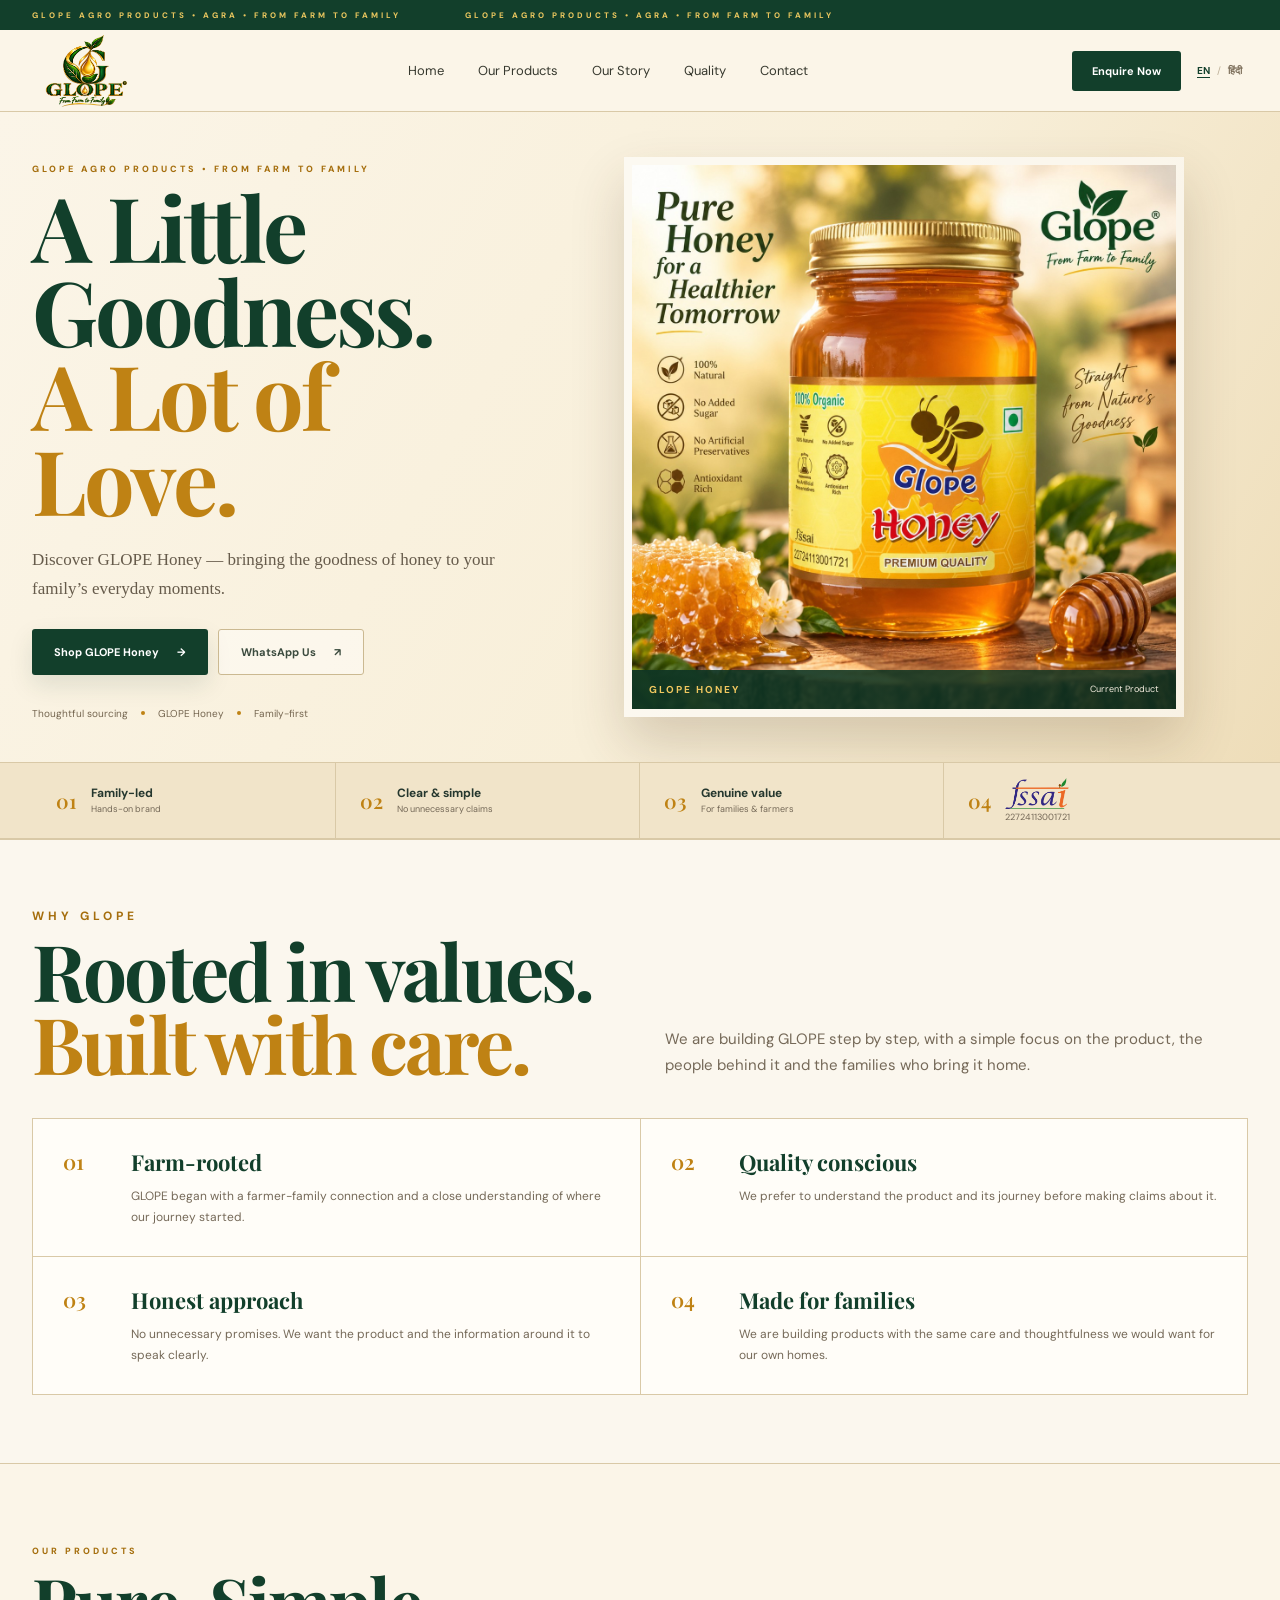
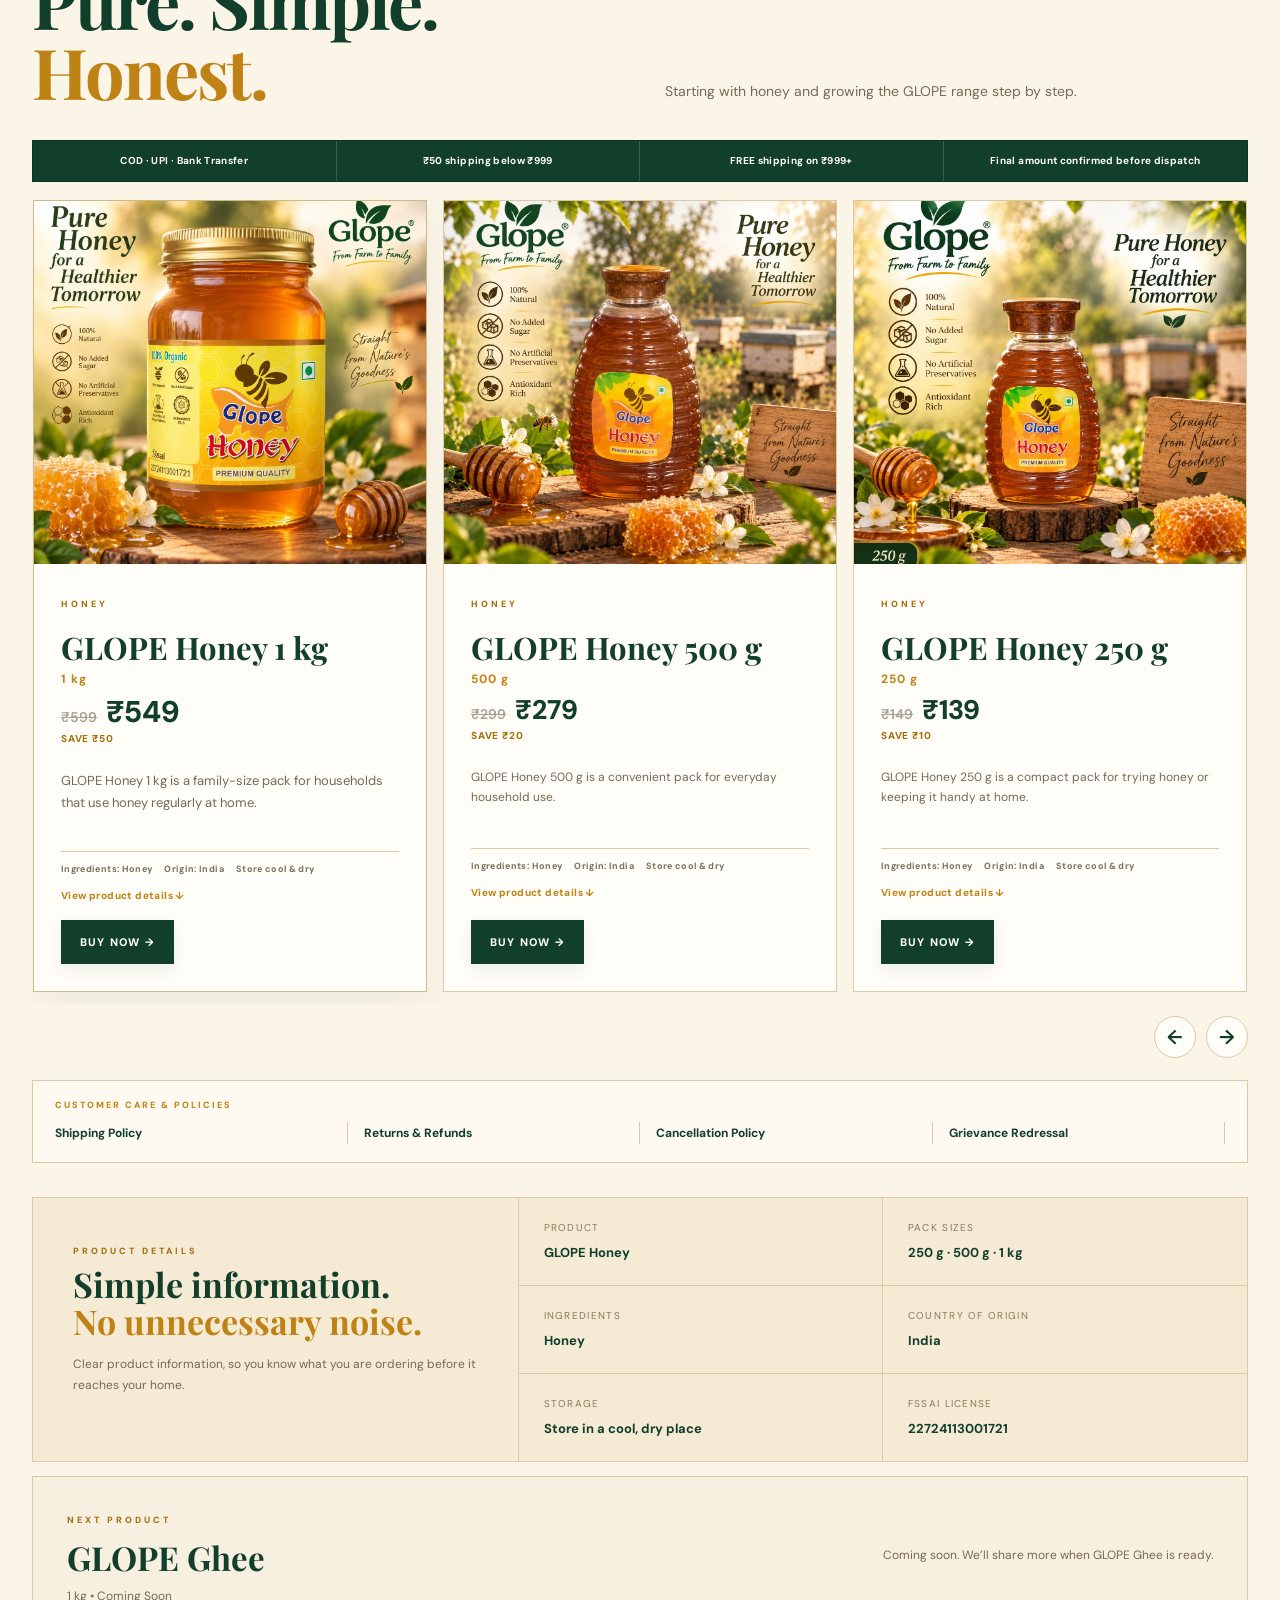
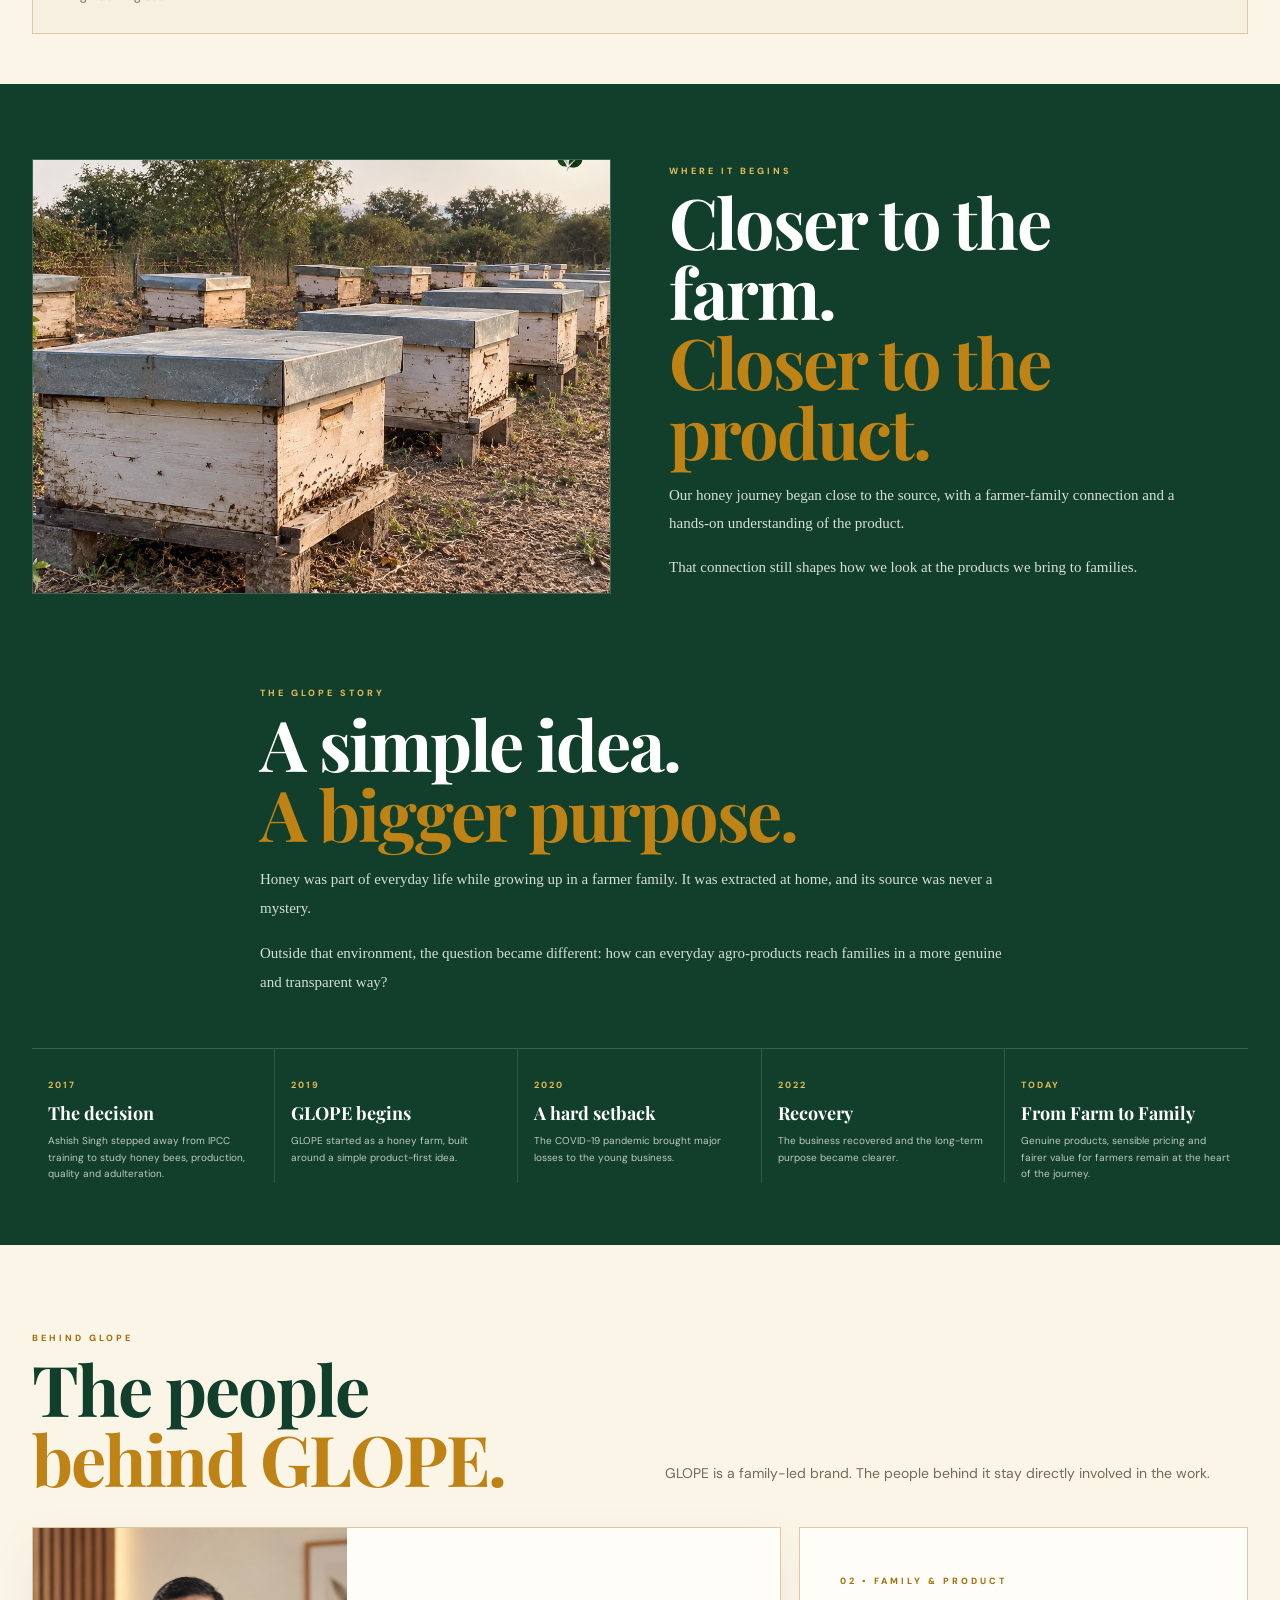
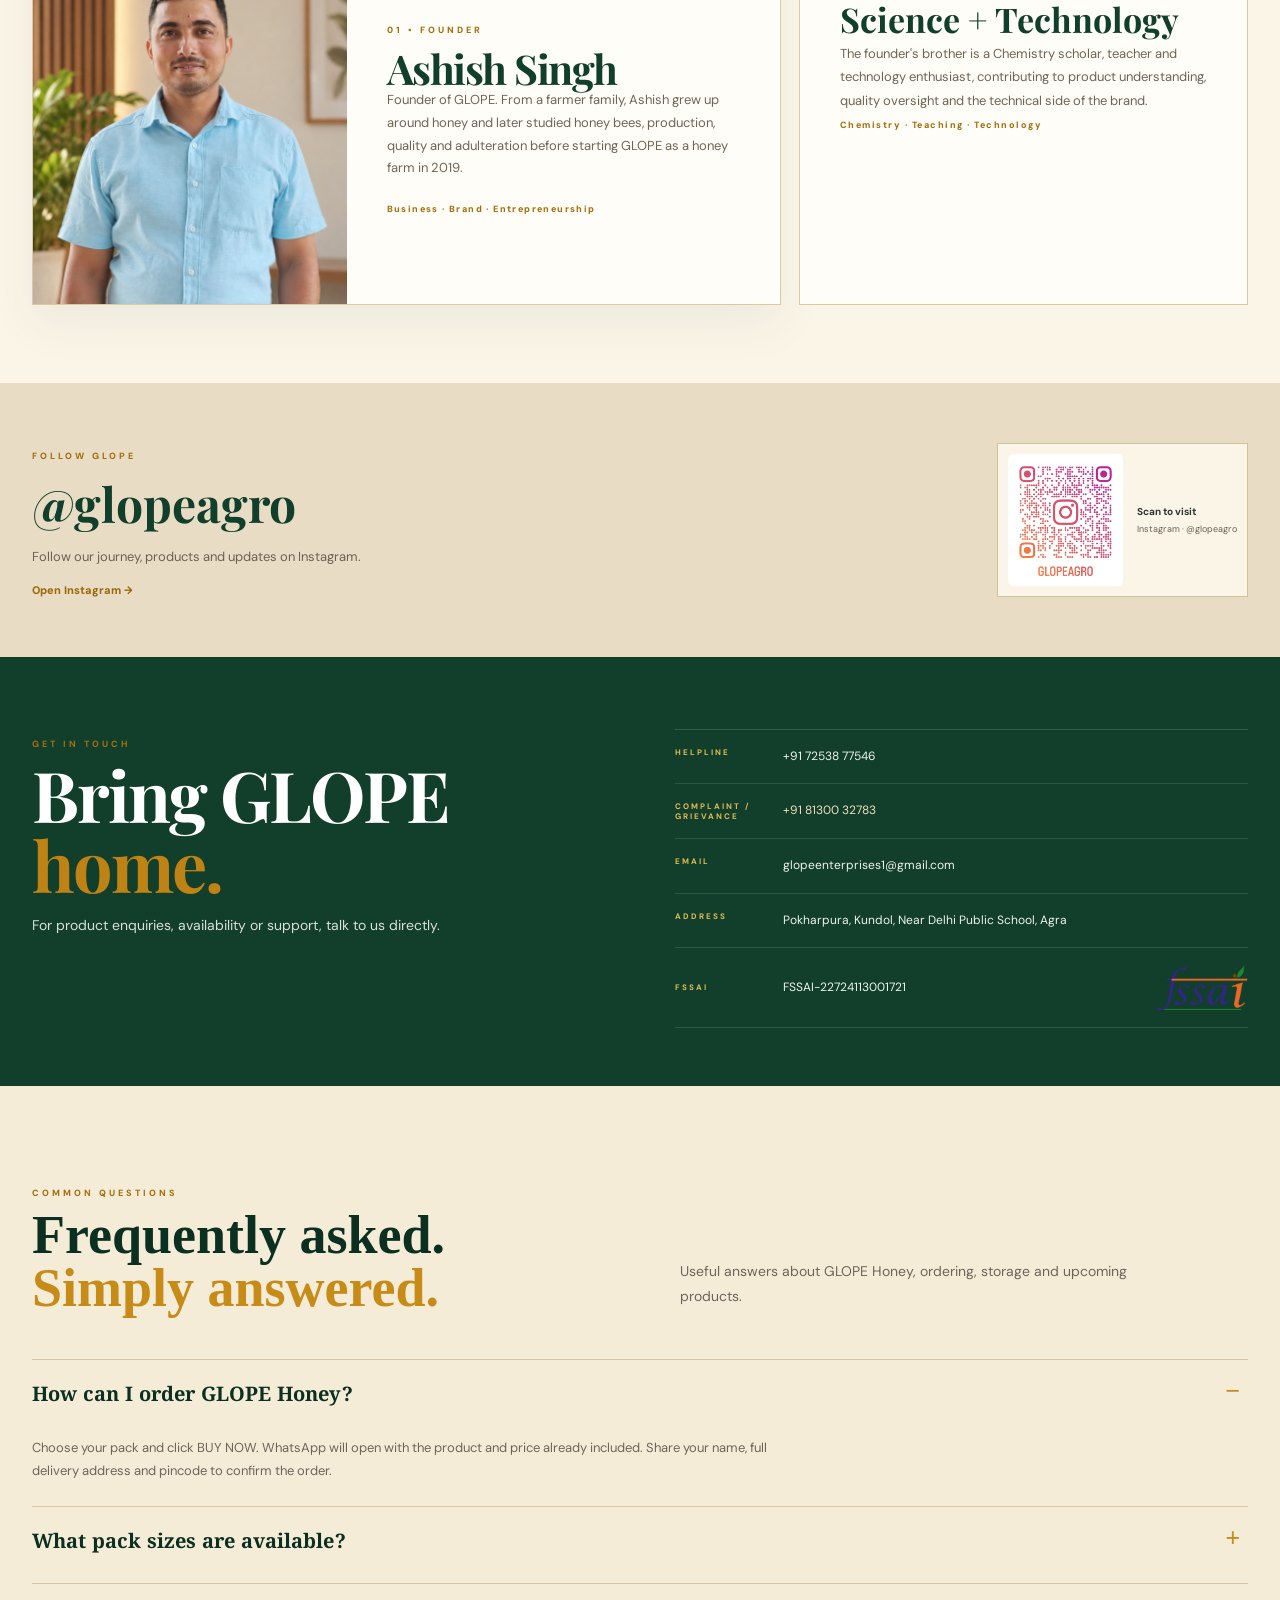
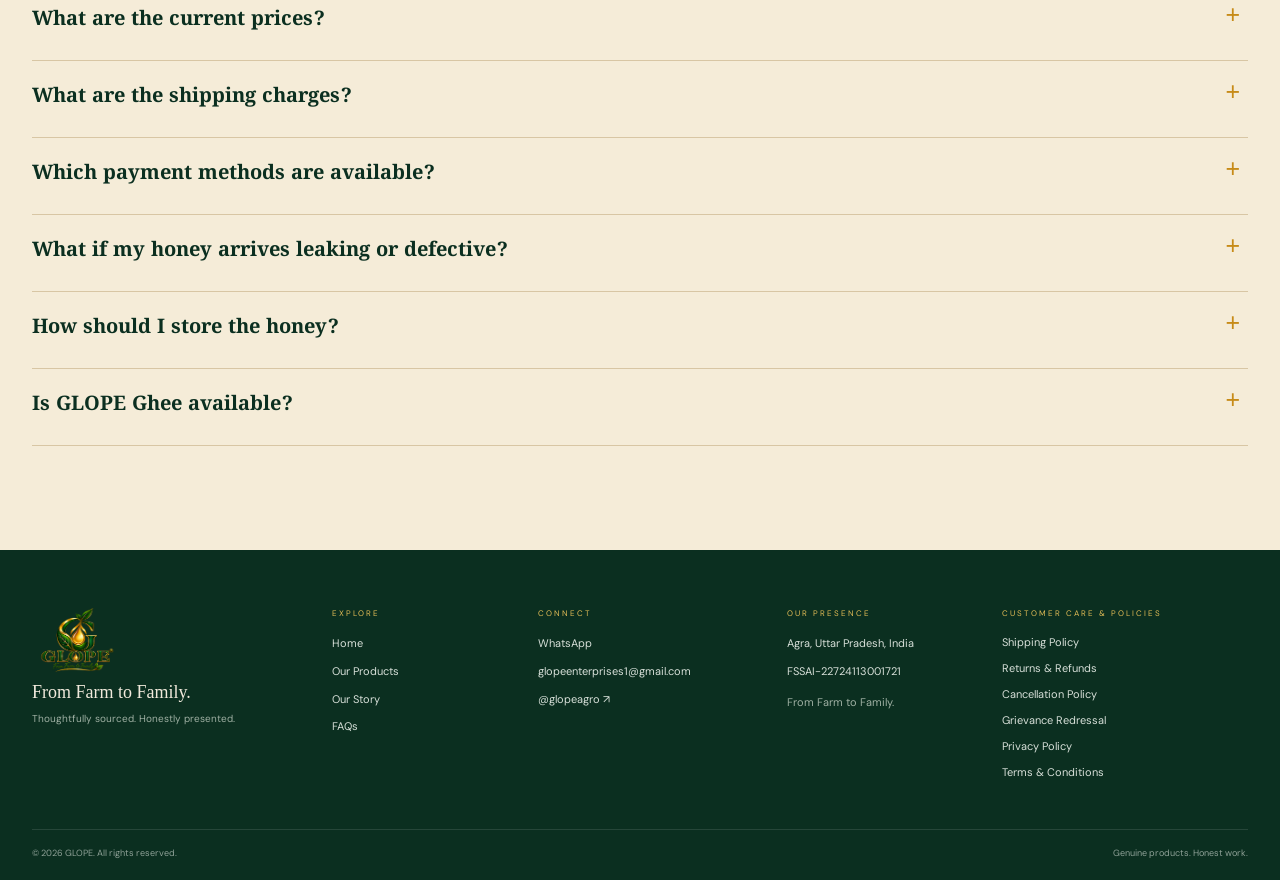
<file: index.html>
<!doctype html>
<html lang="en">
<head>
<meta charset="utf-8">
<meta name="viewport" content="width=device-width,initial-scale=1">
<meta name="description" content="Discover GLOPE Honey and quality agro products rooted in care, quality and trust. Explore our products and bring GLOPE From Farm to Family.">
<meta name="robots" content="index, follow">
<meta name="author" content="GLOPE">
<meta name="theme-color" content="#123f2b">
<meta property="og:title" content="GLOPE | From Farm to Family">
<meta property="og:description" content="Explore GLOPE Honey, product details and the story behind GLOPE Agro Products.">
<meta property="og:type" content="website">
<meta property="og:locale" content="en_IN">
<meta name="twitter:card" content="summary">
<title>GLOPE | Honey & Agro Products – From Farm to Family</title>
<!-- Phase 2: cross-browser favicon + mobile web-app icon support -->
<link rel="icon" href="images/logo.png?v=2" type="image/png">
<link rel="shortcut icon" href="images/logo.png?v=2" type="image/png">
<link rel="apple-touch-icon" href="images/logo.png?v=2">
<link rel="manifest" href="site.webmanifest">
<link rel="preconnect" href="https://fonts.googleapis.com">
<link rel="preconnect" href="https://fonts.gstatic.com" crossorigin>
<link href="https://fonts.googleapis.com/css2?family=DM+Sans:wght@400;500;600;700&family=Noto+Sans+Devanagari:wght@400;500;600;700&family=Noto+Serif+Devanagari:wght@500;600;700&family=Playfair+Display:wght@500;600;700&display=swap" rel="stylesheet">
<link rel="preload" as="image" href="images/honey-1kg.jpg" fetchpriority="high">
<link rel="stylesheet" href="style.css">
<link rel="stylesheet" href="homepage-v20.css">
<script type="application/ld+json">
{
  "@context":"https://schema.org",
  "@type":"Organization",
  "name":"GLOPE",
  "description":"GLOPE — From Farm to Family.",
  "address":{
    "@type":"PostalAddress",
    "addressLocality":"Agra",
    "addressRegion":"Uttar Pradesh",
    "addressCountry":"IN"
  },
  "email":"glopeenterprises1@gmail.com",
  "telephone":"+91 72538 77546"
}
</script>
</head>
<body>
<div class="topline" aria-label="GLOPE brand message"><div class="topline-track"><span class="topline-copy" data-i18n="topline">GLOPE AGRO PRODUCTS • AGRA • FROM FARM TO FAMILY</span><span class="topline-copy" data-i18n="topline" aria-hidden="true">GLOPE AGRO PRODUCTS • AGRA • FROM FARM TO FAMILY</span></div></div>

<header class="site-header">
  <div class="wrap nav">
    <a class="brand" href="#home"><img src="images/logo.png" alt="GLOPE — From Farm to Family"></a>
    <nav class="desktop-nav" aria-label="Main navigation">
      <a href="#home" data-i18n="navHome">Home</a>
      <a href="#products" data-i18n="navProducts">Our Products</a>
      <a href="#story" data-i18n="navStory">Our Story</a>
      <a href="#quality" data-i18n="navQuality">Quality</a>
      <a href="#contact" data-i18n="navContact">Contact</a>
    </nav>
    <div class="nav-right">
      <a class="enquire" href="https://wa.me/917253877546?text=Hello%20GLOPE%2C%20I%20would%20like%20to%20know%20more%20about%20your%20products." target="_blank" rel="noopener">Enquire Now</a>
      <div class="lang-switch" aria-label="Language">
        <button type="button" class="lang-btn active" data-lang="en">EN</button>
        <span>/</span>
        <button type="button" class="lang-btn" data-lang="hi">हिंदी</button>
      </div>
      <button class="menu" aria-label="Open menu" aria-expanded="false"><span></span><span></span><span></span></button>
    </div>
  </div>
  <nav class="mobile-nav" aria-label="Mobile navigation">
    <a href="#home" data-i18n="navHome">Home</a>
    <a href="#products" data-i18n="navProducts">Our Products</a>
    <a href="#story" data-i18n="navStory">Our Story</a>
    <a href="#quality" data-i18n="navQuality">Quality</a>
    <a href="#contact" data-i18n="navContact">Contact</a>
  </nav>
</header>

<main>
<section id="home" class="hero">
  <div class="wrap hero-grid">
    <div class="hero-copy">
      <p class="eyebrow" data-i18n="heroEyebrow">GLOPE AGRO PRODUCTS • FROM FARM TO FAMILY</p>
      <h1 data-i18n="heroTitle">A Little Goodness.<br><em>A Lot of Love.</em></h1>
      <p class="hero-intro" data-i18n="heroIntro">Discover GLOPE Honey — bringing the goodness of honey to your family’s everyday moments.</p>
      <div class="hero-cta">
        <a class="btn green" href="#products" data-i18n="exploreHoney">Shop GLOPE Honey <span>→</span></a>
        <a class="btn soft" href="https://wa.me/917253877546?text=Hello%20GLOPE%2C%20I%20would%20like%20to%20know%20more." target="_blank" rel="noopener" data-i18n="whatsappUs">WhatsApp Us <span>↗</span></a>
      </div>
      <div class="hero-notes"><span data-i18n="thoughtfulSourcing">Thoughtful sourcing</span><i></i><span>GLOPE Honey</span><i></i><span data-i18n="familyFirst">Family-first</span></div>
    </div>

    <div class="hero-visual">
      <div class="hero-image-wrap">
        <img src="images/honey-1kg.jpg" alt="GLOPE Honey" fetchpriority="high" decoding="async">
        <div class="image-caption"><b>GLOPE HONEY</b><span>Current Product</span></div>
      </div>
    </div>
  </div>
</section>

<section class="trust-strip">
  <div class="wrap trust-grid">
    <div><b>01</b><strong data-i18n="trust1">Family-led<small>Hands-on brand</small></strong></div>
    <div><b>02</b><strong data-i18n="trust2">Clear & simple<small>No unnecessary claims</small></strong></div>
    <div><b>03</b><strong data-i18n="trust3">Genuine value<small>For families & farmers</small></strong></div>
    <div class="trust-fssai"><b>04</b><strong><img src="images/fssai-logo.png" alt="FSSAI logo" loading="lazy" decoding="async"><small data-i18n="fssaiNo">22724113001721</small></strong></div>
  </div>
</section>

<section class="why-glope">
  <div class="wrap">
    <div class="section-head why-head">
      <div>
        <p class="eyebrow" data-i18n="whyEyebrow">WHY GLOPE</p>
        <h2 data-i18n="whyTitle">Rooted in values.<br><em>Built with care.</em></h2>
      </div>
      <p data-i18n="whyIntro">We are building GLOPE step by step, with a simple focus on the product, the people behind it and the families who bring it home.</p>
    </div>
    <div class="why-grid">
      <article><b>01</b><div><h3 data-i18n="why1Title">Farm-rooted</h3><p data-i18n="why1P">GLOPE began with a farmer-family connection and a close understanding of where our journey started.</p></div></article>
      <article><b>02</b><div><h3 data-i18n="why2Title">Quality conscious</h3><p data-i18n="why2P">We prefer to understand the product and its journey before making claims about it.</p></div></article>
      <article><b>03</b><div><h3 data-i18n="why3Title">Honest approach</h3><p data-i18n="why3P">No unnecessary promises. We want the product and the information around it to speak clearly.</p></div></article>
      <article><b>04</b><div><h3 data-i18n="why4Title">Made for families</h3><p data-i18n="why4P">We are building products with the same care and thoughtfulness we would want for our own homes.</p></div></article>
    </div>
  </div>
</section>

<section id="products" class="products section">
  <div class="wrap">
    <div class="section-head">
      <div>
        <p class="eyebrow" data-i18n="productsEyebrow">OUR PRODUCTS</p>
        <h2 data-i18n="productsTitle">Pure. Simple. <em>Honest.</em></h2>
      </div>
      <p data-i18n="productsIntro">Starting with honey and growing the GLOPE range step by step.</p>
    </div>

    <div class="order-info-strip" aria-label="Order information">
      <span data-i18n="orderPayment">COD · UPI · Bank Transfer</span>
      <span data-i18n="orderShipping">₹50 shipping below ₹999</span>
      <span data-i18n="orderFreeShipping">FREE shipping on ₹999+</span>
      <span data-i18n="orderConfirm">Final amount confirmed before dispatch</span>
    </div>

    <div class="product-carousel" aria-label="GLOPE honey products"><div class="product-grid glope-carousel" role="region" aria-roledescription="carousel" aria-label="GLOPE honey products">
      <article class="product-card featured glope-slide">
        <div class="product-photo"><img src="images/honey-1kg.jpg" alt="GLOPE Honey 1 kg"></div>
        <div class="product-card-copy">
          <p class="mini-label" data-i18n="honeyLabel">HONEY</p>
          <h3 data-i18n="honey1Name">GLOPE Honey 1 kg</h3>
          <strong>1 kg</strong>
          <div class="product-price"><del>₹599</del> <span>₹549</span><small data-i18n="save50">Save ₹50</small></div>
          <p data-i18n="honey1Desc">GLOPE Honey 1 kg is a family-size pack for households that use honey regularly at home.</p>
          <div class="product-quick-facts" aria-label="Product highlights">
            <span data-i18n="quickIngredient">Ingredients: Honey</span>
            <span data-i18n="quickOrigin">Origin: India</span>
            <span data-i18n="quickStorage">Store cool &amp; dry</span>
          </div>
          <a class="product-details-link" href="#quality" data-i18n="viewDetails">View product details ↓</a>
          <a class="buy-btn" href="https://wa.me/917253877546?text=Hello%20GLOPE%2C%20I%20want%20to%20buy%20GLOPE%20Honey%201%20kg%20-%20Rs.%20549.%0A%0AQuantity%3A%201%0AName%3A%0AFull%20Delivery%20Address%3A%0APincode%3A%0APayment%20Preference%3A%20COD%20%2F%20UPI%20%2F%20Bank%20Transfer%0A%0APlease%20confirm%20the%20final%20amount%20including%20shipping." target="_blank" rel="noopener" data-i18n="buyNow">BUY NOW →</a>
        </div>
      </article>

      <article class="product-card glope-slide">
        <div class="product-photo"><img src="images/honey-500g.jpg" alt="GLOPE Honey 500 g" loading="lazy" decoding="async"></div>
        <div class="product-card-copy">
          <p class="mini-label" data-i18n="honeyLabel">HONEY</p>
          <h3 data-i18n="honey500Name">GLOPE Honey 500 g</h3>
          <strong>500 g</strong>
          <div class="product-price"><del>₹299</del> <span>₹279</span><small data-i18n="save20">Save ₹20</small></div>
          <p data-i18n="honey500Desc">GLOPE Honey 500 g is a convenient pack for everyday household use.</p>
          <div class="product-quick-facts" aria-label="Product highlights">
            <span data-i18n="quickIngredient">Ingredients: Honey</span>
            <span data-i18n="quickOrigin">Origin: India</span>
            <span data-i18n="quickStorage">Store cool &amp; dry</span>
          </div>
          <a class="product-details-link" href="#quality" data-i18n="viewDetails">View product details ↓</a>
          <a class="buy-btn" href="https://wa.me/917253877546?text=Hello%20GLOPE%2C%20I%20want%20to%20buy%20GLOPE%20Honey%20500%20g%20-%20Rs.%20279.%0A%0AQuantity%3A%201%0AName%3A%0AFull%20Delivery%20Address%3A%0APincode%3A%0APayment%20Preference%3A%20COD%20%2F%20UPI%20%2F%20Bank%20Transfer%0A%0APlease%20confirm%20the%20final%20amount%20including%20shipping." target="_blank" rel="noopener" data-i18n="buyNow">BUY NOW →</a>
        </div>
      </article>

      <article class="product-card glope-slide">
        <div class="product-photo"><img src="images/honey-250g.jpg" alt="GLOPE Honey 250 g" loading="lazy" decoding="async"></div>
        <div class="product-card-copy">
          <p class="mini-label" data-i18n="honeyLabel">HONEY</p>
          <h3 data-i18n="honey250Name">GLOPE Honey 250 g</h3>
          <strong>250 g</strong>
          <div class="product-price"><del>₹149</del> <span>₹139</span><small data-i18n="save10">Save ₹10</small></div>
          <p data-i18n="honey250Desc">GLOPE Honey 250 g is a compact pack for trying honey or keeping it handy at home.</p>
          <div class="product-quick-facts" aria-label="Product highlights">
            <span data-i18n="quickIngredient">Ingredients: Honey</span>
            <span data-i18n="quickOrigin">Origin: India</span>
            <span data-i18n="quickStorage">Store cool &amp; dry</span>
          </div>
          <a class="product-details-link" href="#quality" data-i18n="viewDetails">View product details ↓</a>
          <a class="buy-btn" href="https://wa.me/917253877546?text=Hello%20GLOPE%2C%20I%20want%20to%20buy%20GLOPE%20Honey%20250%20g%20-%20Rs.%20139.%0A%0AQuantity%3A%201%0AName%3A%0AFull%20Delivery%20Address%3A%0APincode%3A%0APayment%20Preference%3A%20COD%20%2F%20UPI%20%2F%20Bank%20Transfer%0A%0APlease%20confirm%20the%20final%20amount%20including%20shipping." target="_blank" rel="noopener" data-i18n="buyNow">BUY NOW →</a>
        </div>
      </article>
    </div><div class="glope-carousel-controls" aria-label="Product carousel controls"><button type="button" data-carousel-prev aria-label="Previous products" title="Previous products">←</button><button type="button" data-carousel-next aria-label="Next products" title="Next products">→</button></div></div>

    <div class="policy-quick-links" aria-label="Customer care and policies">
      <p class="policy-quick-title" data-i18n="policyQuickTitle">CUSTOMER CARE &amp; POLICIES</p>
      <div class="policy-quick-grid">
        <a href="shipping-policy.html" data-i18n="footerShipping">Shipping Policy</a>
        <a href="returns-refunds.html" data-i18n="footerReturns">Returns &amp; Refunds</a>
        <a href="cancellation-policy.html" data-i18n="footerCancellation">Cancellation Policy</a>
        <a href="grievance-redressal.html" data-i18n="footerGrievance">Grievance Redressal</a>
        <a class="mobile-policy-link" href="privacy-policy.html" data-i18n="footerPrivacy">Privacy Policy</a>
        <a class="mobile-policy-link" href="terms.html" data-i18n="footerTerms">Terms &amp; Conditions</a>
      </div>
    </div>

    <div class="product-details" id="quality">
      <div class="product-details-copy">
        <p class="mini-label" data-i18n="detailsLabel">PRODUCT DETAILS</p>
        <h3 data-i18n="detailsTitle">Simple information.<br><em>No unnecessary noise.</em></h3>
        <p data-i18n="detailsIntro">Clear product information, so you know what you are ordering before it reaches your home.</p>
      </div>
      <div class="details-list">
        <div><span data-i18n="detailProduct">Product</span><strong>GLOPE Honey</strong></div>
        <div><span data-i18n="detailPacks">Pack sizes</span><strong>250 g · 500 g · 1 kg</strong></div>
        <div><span data-i18n="detailIngredients">Ingredients</span><strong data-i18n="detailHoney">Honey</strong></div>
        <div><span data-i18n="detailOrigin">Country of Origin</span><strong>India</strong></div>
        <div><span data-i18n="detailStorage">Storage</span><strong data-i18n="detailStorageValue">Store in a cool, dry place</strong></div>
        <div><span data-i18n="detailFssai">FSSAI License</span><strong>22724113001721</strong></div>
      </div>
    </div>

    <div class="coming-soon">
      <div><p class="mini-label" data-i18n="nextProduct">NEXT PRODUCT</p><h3 data-i18n="gheeName">GLOPE Ghee</h3><span data-i18n="gheeComing">1 kg • Coming Soon</span></div>
      <p data-i18n="gheeDesc">Coming soon. We’ll share more when GLOPE Ghee is ready.</p>
    </div>
  </div>
</section>

<section class="farm-section">
  <div class="wrap farm-grid">
    <div class="farm-photo"><img src="images/farm-clean.jpg" alt="GLOPE beekeeping farm" loading="lazy" decoding="async"></div>
    <div class="farm-copy">
      <p class="eyebrow" data-i18n="farmEyebrow">WHERE IT BEGINS</p>
      <h2 data-i18n="farmTitle">Closer to the farm.<br><em>Closer to the product.</em></h2>
      <p data-i18n="farmP1">Our honey journey began close to the source, with a farmer-family connection and a hands-on understanding of the product.</p>
      <p data-i18n="farmP2">That connection still shapes how we look at the products we bring to families.</p>
    </div>
  </div>
</section>

<section id="story" class="story">
  <div class="wrap story-copy-only">
    <p class="eyebrow" data-i18n="storyEyebrow">THE GLOPE STORY</p>
    <h2 data-i18n="storyTitle">A simple idea.<br><em>A bigger purpose.</em></h2>
    <p data-i18n="storyP1">Honey was part of everyday life while growing up in a farmer family. It was extracted at home, and its source was never a mystery.</p>
    <p data-i18n="storyP2">Outside that environment, the question became different: how can everyday agro-products reach families in a more genuine and transparent way?</p>
  </div>

  <div class="wrap timeline">
    <article><b>2017</b><h3 data-i18n="timeline1Title">The decision</h3><p data-i18n="timeline1P">Ashish Singh stepped away from IPCC training to study honey bees, production, quality and adulteration.</p></article>
    <article><b>2019</b><h3 data-i18n="timeline2Title">GLOPE begins</h3><p data-i18n="timeline2P">GLOPE started as a honey farm, built around a simple product-first idea.</p></article>
    <article><b>2020</b><h3 data-i18n="timeline3Title">A hard setback</h3><p data-i18n="timeline3P">The COVID-19 pandemic brought major losses to the young business.</p></article>
    <article><b>2022</b><h3 data-i18n="timeline4Title">Recovery</h3><p data-i18n="timeline4P">The business recovered and the long-term purpose became clearer.</p></article>
    <article><b>TODAY</b><h3 data-i18n="timeline5Title">From Farm to Family</h3><p data-i18n="timeline5P">Genuine products, sensible pricing and fairer value for farmers remain at the heart of the journey.</p></article>
  </div>
</section>

<section class="people-section">
  <div class="wrap">
    <div class="people-head">
      <div><p class="eyebrow" data-i18n="peopleEyebrow">BEHIND GLOPE</p><h2 data-i18n="peopleTitle">The people<br><em>behind GLOPE.</em></h2></div>
      <p data-i18n="peopleIntro">GLOPE is a family-led brand. The people behind it stay directly involved in the work.</p>
    </div>
    <div class="people-grid">
      <article class="founder-card"><img class="founder-portrait" src="images/founder-ashish.jpg" alt="Ashish Singh, Founder of GLOPE" loading="lazy" decoding="async"><div class="founder-copy"><p class="mini-label" data-i18n="founderLabel">01 • FOUNDER</p><h3 data-i18n="founderName">Ashish Singh</h3><p data-i18n="founderDesc">Founder of GLOPE. From a farmer family, Ashish grew up around honey and later studied honey bees, production, quality and adulteration before starting GLOPE as a honey farm in 2019.</p><span data-i18n="founderTags">Business · Brand · Entrepreneurship</span></div></article>
      <article><p class="mini-label" data-i18n="brotherLabel">02 • FAMILY & PRODUCT</p><h3 data-i18n="brotherTitle">Science + Technology</h3><p data-i18n="brotherDesc">The founder's brother is a Chemistry scholar, teacher and technology enthusiast, contributing to product understanding, quality oversight and the technical side of the brand.</p><span data-i18n="brotherTags">Chemistry · Teaching · Technology</span></article>
    </div>
  </div>
</section>

<section class="instagram">
  <div class="wrap insta-grid">
    <div class="insta-copy">
      <p class="eyebrow" data-i18n="instaEyebrow">FOLLOW GLOPE</p>
      <h2>@glopeagro</h2>
      <p data-i18n="instaDesc">Follow our journey, products and updates on Instagram.</p>
      <a class="text-link" href="https://www.instagram.com/glopeagro/" target="_blank" rel="noopener" data-i18n="openInstagram">Open Instagram →</a>
    </div>
    <div class="qr">
      <img src="images/qr.png" alt="GLOPE Agro Instagram QR" loading="lazy" decoding="async">
      <div><strong data-i18n="scanVisit">Scan to visit</strong><span data-i18n="instagramHandle">Instagram · @glopeagro</span></div>
    </div>
  </div>
</section>

<section id="contact" class="contact">
  <div class="wrap contact-grid">
    <div>
      <p class="eyebrow" data-i18n="contactEyebrow">GET IN TOUCH</p>
      <h2 data-i18n="contactTitle">Bring GLOPE<br><em>home.</em></h2>
      <p data-i18n="contactDesc">For product enquiries, availability or support, talk to us directly.</p>
    </div>
    <div class="contact-details">
      <a href="https://wa.me/917253877546" target="_blank" rel="noopener"><b>HELPLINE</b><span>+91 72538 77546</span></a>
      <a class="grievance" href="tel:+918130032783"><b>COMPLAINT / GRIEVANCE</b><span>+91 81300 32783</span></a>
      <a href="mailto:glopeenterprises1@gmail.com"><b>EMAIL</b><span>glopeenterprises1@gmail.com</span></a>
      <div><b>ADDRESS</b><span>Pokharpura, Kundol, Near Delhi Public School, Agra</span></div>
      <div class="fssai-detail">
        <div class="fssai-text"><b>FSSAI</b><span>FSSAI-22724113001721</span></div>
        <img src="images/fssai-logo.png" alt="FSSAI logo" loading="lazy" decoding="async">
      </div>
    </div>
  </div>
</section>

<section class="customer-reviews" id="reviews" hidden aria-hidden="true" data-review-state="awaiting-genuine-feedback"><div class="wrap"><p class="eyebrow">CUSTOMER REVIEWS</p><h2>Real experiences. Shared honestly.</h2><p>Customer feedback will appear here after genuine reviews have been collected and verified.</p></div></section>

<section class="faq-section" id="faq">
  <div class="wrap">
    <div class="faq-head">
      <div>
        <p class="eyebrow" data-i18n="faqEyebrow">COMMON QUESTIONS</p>
        <h2 data-i18n="faqTitle">Frequently asked.<br><em>Simply answered.</em></h2>
      </div>
      <p data-i18n="faqIntro">Useful answers about GLOPE Honey, ordering, storage and upcoming products.</p>
    </div>
    <div class="faq-list">
      <details open><summary data-i18n="faq1Q">How can I order GLOPE Honey?</summary><p data-i18n="faq1A">Choose your pack and click BUY NOW. WhatsApp will open with the product and price already included. Share your name, full delivery address and pincode to confirm the order.</p></details>
      <details><summary data-i18n="faq2Q">What pack sizes are available?</summary><p data-i18n="faq2A">GLOPE Honey is currently available in 250 g, 500 g and 1 kg packs.</p></details>
      <details><summary data-i18n="faq3Q">What are the current prices?</summary><p data-i18n="faq3A">250 g — ₹139 · 500 g — ₹279 · 1 kg — ₹549.</p></details>
      <details><summary data-i18n="faqShippingQ">What are the shipping charges?</summary><p data-i18n="faqShippingA">₹50 shipping applies to orders below ₹999. Orders of ₹999 or above get free shipping.</p></details>
      <details><summary data-i18n="faqPaymentQ">Which payment methods are available?</summary><p data-i18n="faqPaymentA">COD, UPI and bank transfer are available, subject to order confirmation. GLOPE will confirm the final amount before dispatch.</p></details>
      <details><summary data-i18n="faqRefundQ">What if my honey arrives leaking or defective?</summary><p data-i18n="faqRefundA">Send clear proof such as photos/video as soon as reasonably possible. After verification, GLOPE will provide a full refund for the affected product/order.</p></details>
      <details><summary data-i18n="faq4Q">How should I store the honey?</summary><p data-i18n="faq4A">Store it in a cool, dry place and keep the pack properly closed when not in use.</p></details>
      <details><summary data-i18n="faq6Q">Is GLOPE Ghee available?</summary><p data-i18n="faq6A">GLOPE Ghee is planned as a future product and is currently marked Coming Soon.</p></details>
    </div>
  </div>
</section>

</main>

<footer>
  <div class="wrap footer-main">
    <div class="footer-brand">
      <img src="images/logo.png" alt="GLOPE" loading="lazy" decoding="async">
      <p data-i18n="footerTagline">From Farm to Family.</p>
      <span data-i18n="footerBrandNote">Thoughtfully sourced. Honestly presented.</span>
    </div>
    <div class="footer-column">
      <p class="footer-title" data-i18n="footerExplore">EXPLORE</p>
      <a href="#home" data-i18n="footerHome">Home</a>
      <a href="#products" data-i18n="footerProducts">Our Products</a>
      <a href="#story" data-i18n="footerStory">Our Story</a>
      <a href="#faq" data-i18n="footerFaq">FAQs</a>
    </div>
    <div class="footer-column">
      <p class="footer-title" data-i18n="footerConnect">CONNECT</p>
      <a href="https://wa.me/917253877546" target="_blank" rel="noopener" data-i18n="footerWhatsapp">WhatsApp</a>
      <a href="mailto:glopeenterprises1@gmail.com">glopeenterprises1@gmail.com</a>
      <a href="https://www.instagram.com/glopeagro/" target="_blank" rel="noopener">@glopeagro ↗</a>
    </div>
    <div class="footer-column footer-presence">
      <p class="footer-title" data-i18n="footerPresence">OUR PRESENCE</p>
      <span data-i18n="footerLocation">Agra, Uttar Pradesh, India</span>
      <span>FSSAI-22724113001721</span>
      <span data-i18n="footerTaglineShort">From Farm to Family.</span>
    </div>
    <div class="footer-column footer-policies">
      <p class="footer-title" data-i18n="policyQuickTitle">CUSTOMER CARE &amp; POLICIES</p>
      <a href="shipping-policy.html" data-i18n="footerShipping">Shipping Policy</a>
      <a href="returns-refunds.html" data-i18n="footerReturns">Returns &amp; Refunds</a>
      <a href="cancellation-policy.html" data-i18n="footerCancellation">Cancellation Policy</a>
      <a href="grievance-redressal.html" data-i18n="footerGrievance">Grievance Redressal</a>
      <a href="privacy-policy.html" data-i18n="footerPrivacy">Privacy Policy</a>
      <a href="terms.html" data-i18n="footerTerms">Terms &amp; Conditions</a>
    </div>
  </div>
  <div class="wrap footer-bottom">
    <span>© <span id="year"></span> GLOPE. <span data-i18n="footerRights">All rights reserved.</span></span>
    <span data-i18n="footerNote">Genuine products. Honest work.</span>
  </div>
</footer>

<script src="script.js"></script>
<script src="homepage-v20.js" defer></script>
</body>
</html>
</file>
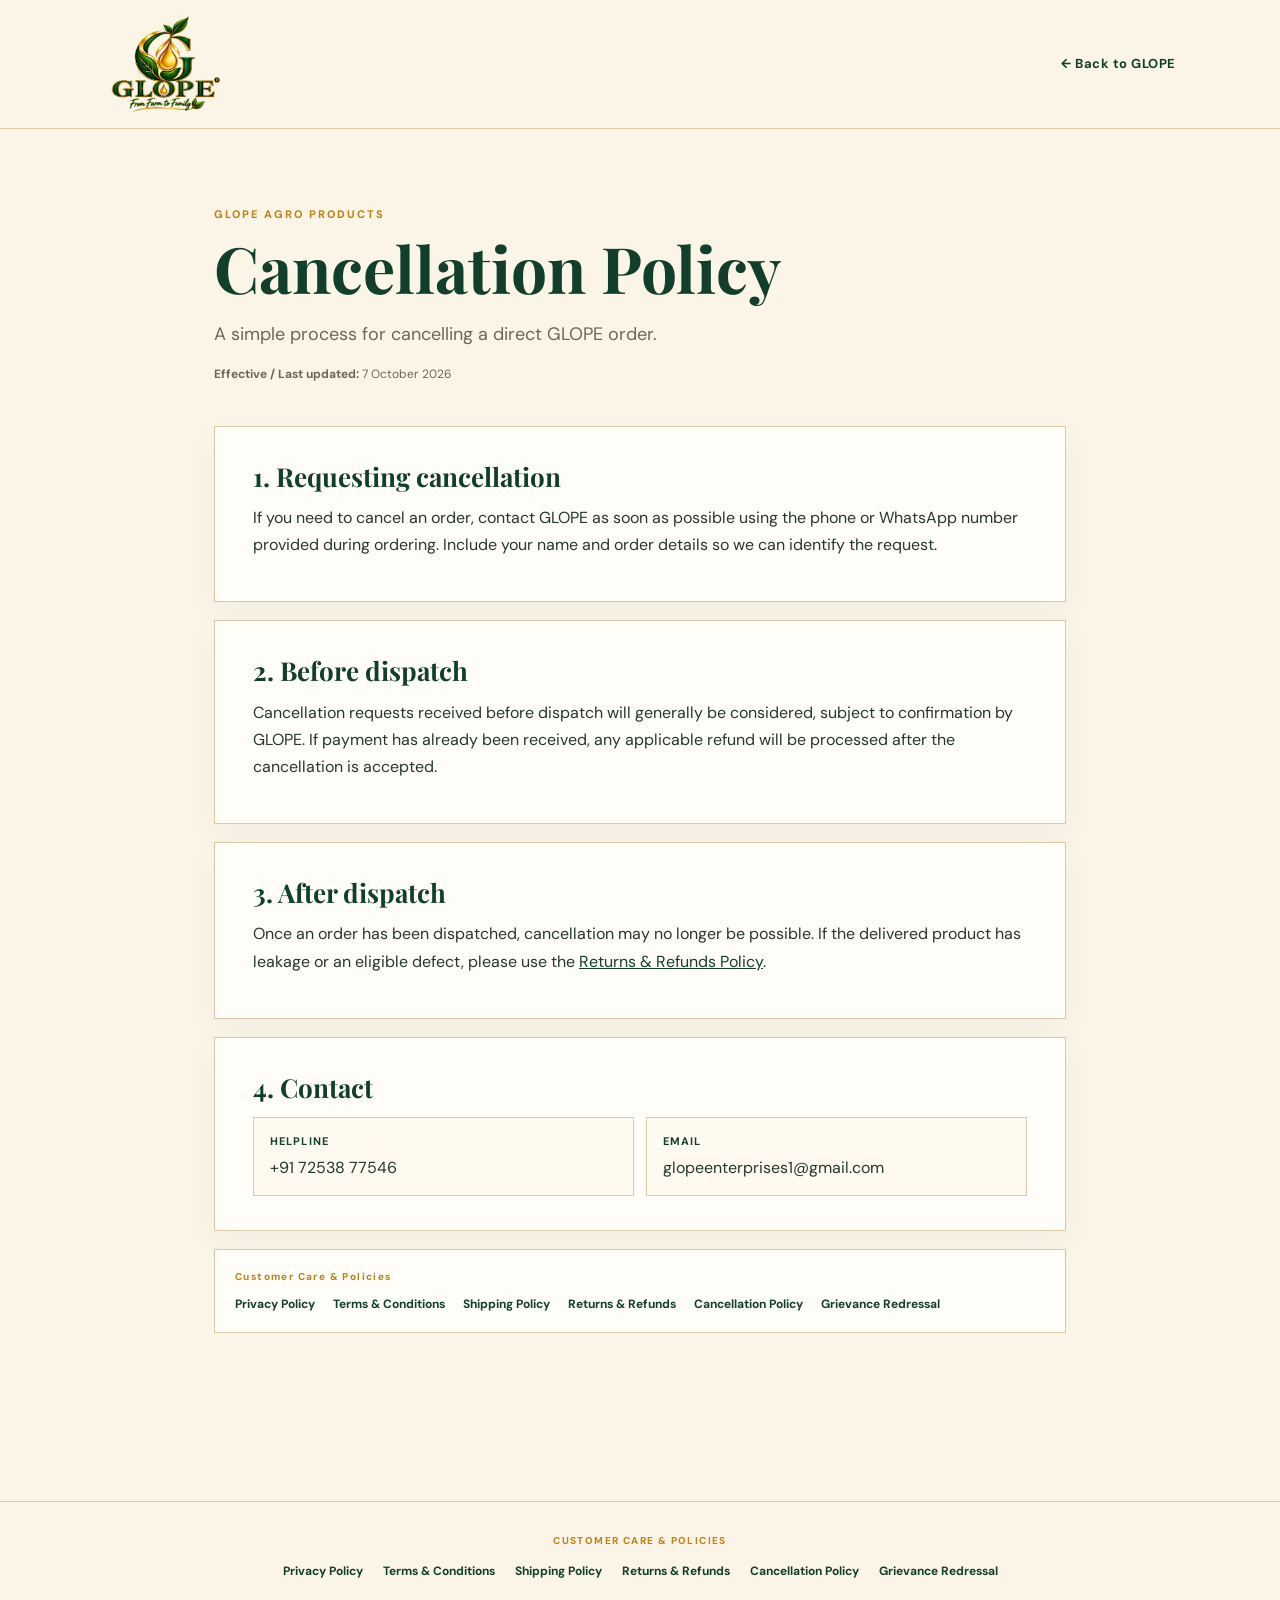
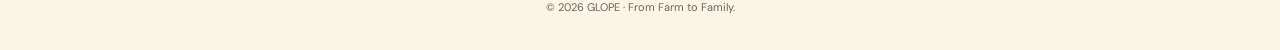
<file: cancellation-policy.html>
<!doctype html>
<html lang="en"><head><meta charset="utf-8"><meta name="viewport" content="width=device-width,initial-scale=1">
<meta name="description" content="GLOPE order cancellation policy."><title>Cancellation Policy | GLOPE</title>
<link rel="icon" href="images/logo.png?v=2" type="image/png"><link rel="stylesheet" href="legal.css">
<link rel="preconnect" href="https://fonts.googleapis.com"><link rel="preconnect" href="https://fonts.gstatic.com" crossorigin><link href="https://fonts.googleapis.com/css2?family=DM+Sans:wght@400;500;600;700&family=Playfair+Display:wght@500;600;700&display=swap" rel="stylesheet"></head>
<body><header class="legal-header"><div class="legal-nav"><a class="legal-brand" href="index.html"><img src="images/logo.png" alt="GLOPE — From Farm to Family"></a><a class="legal-back" href="index.html">← Back to GLOPE</a></div></header>
<main class="legal-main"><p class="legal-kicker">GLOPE AGRO PRODUCTS</p><h1>Cancellation Policy</h1><p class="legal-lead">A simple process for cancelling a direct GLOPE order.</p><p class="legal-date"><b>Effective / Last updated:</b> 7 October 2026</p>
<section class="legal-card"><h2>1. Requesting cancellation</h2><p>If you need to cancel an order, contact GLOPE as soon as possible using the phone or WhatsApp number provided during ordering. Include your name and order details so we can identify the request.</p></section>
<section class="legal-card"><h2>2. Before dispatch</h2><p>Cancellation requests received before dispatch will generally be considered, subject to confirmation by GLOPE. If payment has already been received, any applicable refund will be processed after the cancellation is accepted.</p></section>
<section class="legal-card"><h2>3. After dispatch</h2><p>Once an order has been dispatched, cancellation may no longer be possible. If the delivered product has leakage or an eligible defect, please use the <a href="returns-refunds.html">Returns & Refunds Policy</a>.</p></section>
<section class="legal-card"><h2>4. Contact</h2><div class="legal-contact"><div><b>HELPLINE</b>+91 72538 77546</div><div><b>EMAIL</b>glopeenterprises1@gmail.com</div></div></section>
<div class="legal-policy-nav" aria-label="Related policies"><span>Customer Care &amp; Policies</span><a href="privacy-policy.html">Privacy Policy</a><a href="terms.html">Terms & Conditions</a><a href="shipping-policy.html">Shipping Policy</a><a href="returns-refunds.html">Returns & Refunds</a><a href="cancellation-policy.html">Cancellation Policy</a><a href="grievance-redressal.html">Grievance Redressal</a></div>
</main><footer class="legal-footer"><div class="legal-footer-title">CUSTOMER CARE &amp; POLICIES</div><div class="legal-footer-links"><a href="privacy-policy.html">Privacy Policy</a><a href="terms.html">Terms & Conditions</a><a href="shipping-policy.html">Shipping Policy</a><a href="returns-refunds.html">Returns & Refunds</a><a href="cancellation-policy.html">Cancellation Policy</a><a href="grievance-redressal.html">Grievance Redressal</a></div><div class="legal-footer-copy">© 2026 GLOPE · From Farm to Family.</div></footer></body></html>
</file>
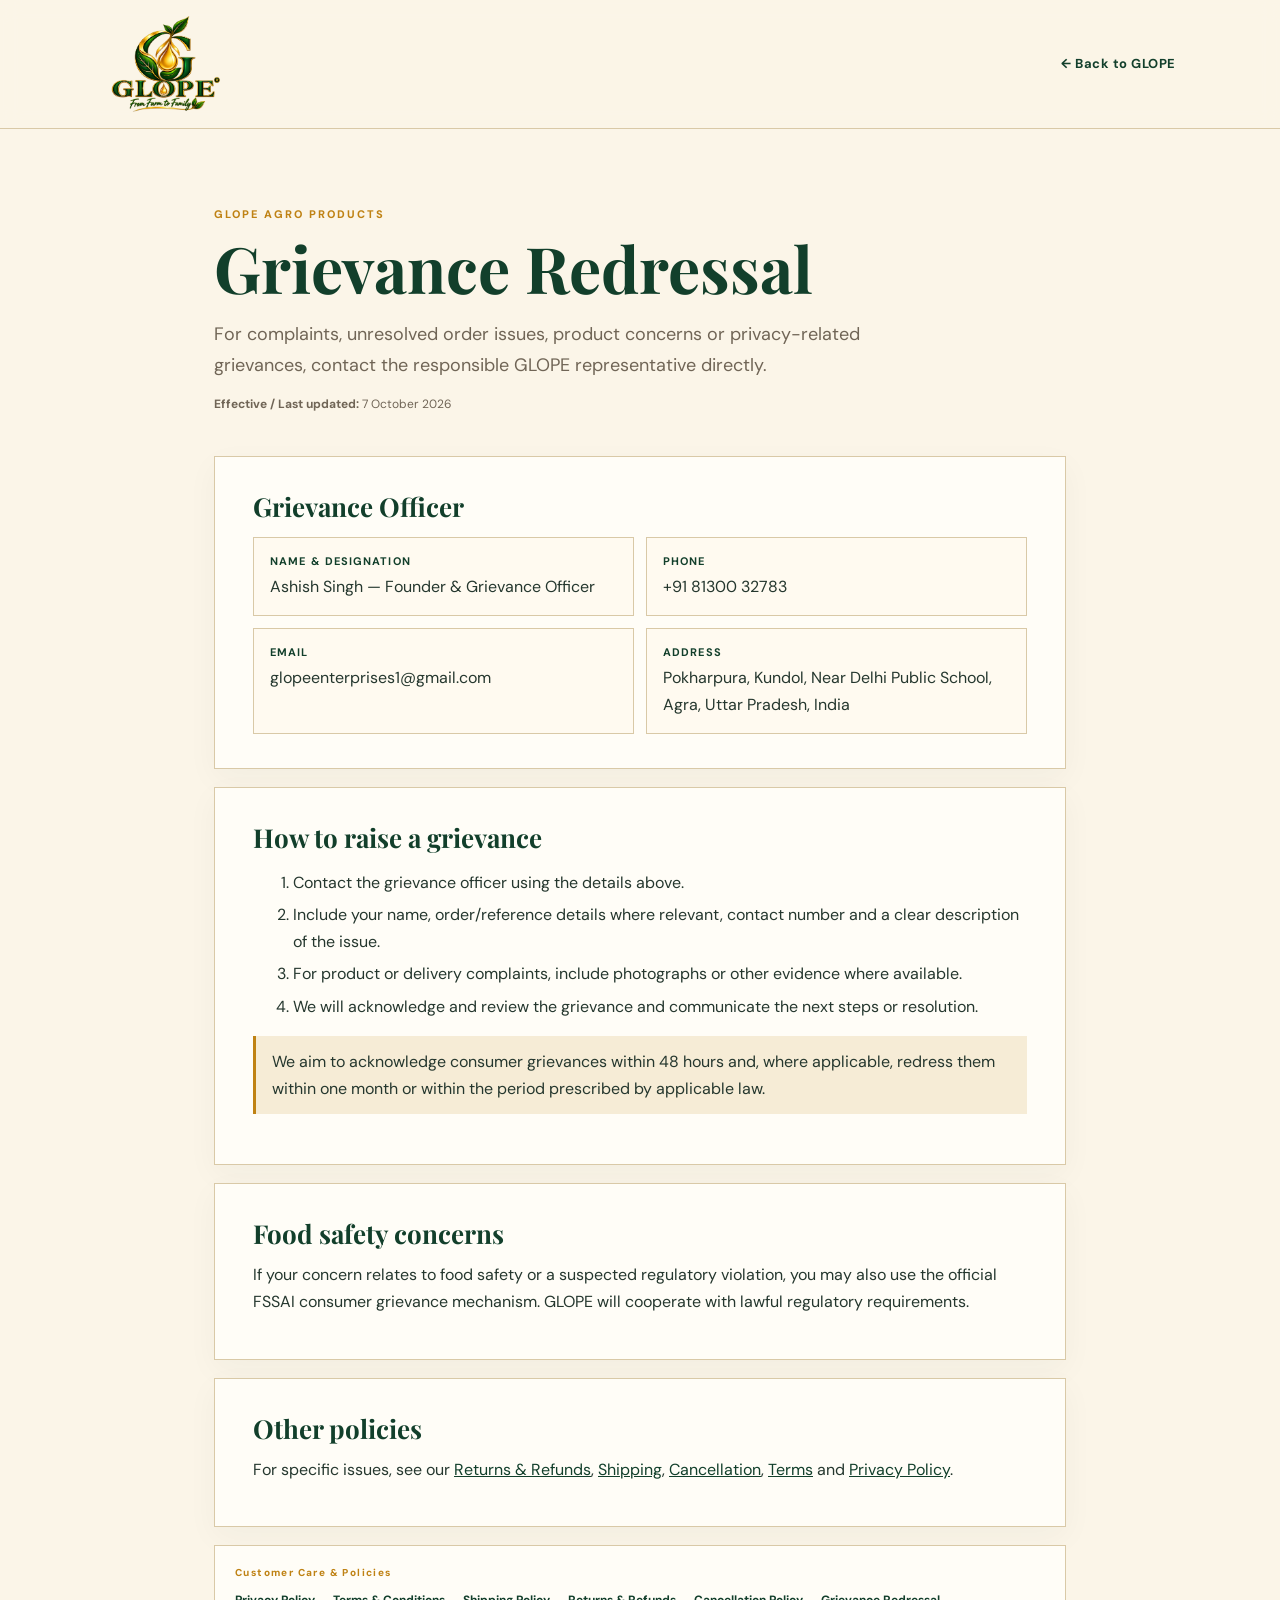
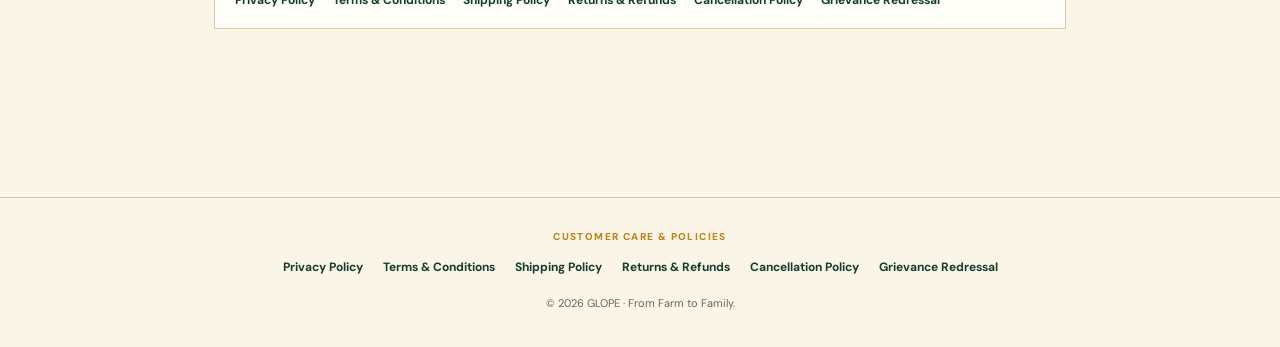
<file: grievance-redressal.html>
<!doctype html>
<html lang="en"><head><meta charset="utf-8"><meta name="viewport" content="width=device-width,initial-scale=1">
<meta name="description" content="GLOPE grievance redressal and customer complaint contact details."><title>Grievance Redressal | GLOPE</title>
<link rel="icon" href="images/logo.png?v=2" type="image/png"><link rel="stylesheet" href="legal.css">
<link rel="preconnect" href="https://fonts.googleapis.com"><link rel="preconnect" href="https://fonts.gstatic.com" crossorigin><link href="https://fonts.googleapis.com/css2?family=DM+Sans:wght@400;500;600;700&family=Playfair+Display:wght@500;600;700&display=swap" rel="stylesheet"></head>
<body><header class="legal-header"><div class="legal-nav"><a class="legal-brand" href="index.html"><img src="images/logo.png" alt="GLOPE — From Farm to Family"></a><a class="legal-back" href="index.html">← Back to GLOPE</a></div></header>
<main class="legal-main"><p class="legal-kicker">GLOPE AGRO PRODUCTS</p><h1>Grievance Redressal</h1><p class="legal-lead">For complaints, unresolved order issues, product concerns or privacy-related grievances, contact the responsible GLOPE representative directly.</p><p class="legal-date"><b>Effective / Last updated:</b> 7 October 2026</p>
<section class="legal-card"><h2>Grievance Officer</h2><div class="legal-contact"><div><b>NAME & DESIGNATION</b>Ashish Singh — Founder & Grievance Officer</div><div><b>PHONE</b>+91 81300 32783</div><div><b>EMAIL</b>glopeenterprises1@gmail.com</div><div><b>ADDRESS</b>Pokharpura, Kundol, Near Delhi Public School, Agra, Uttar Pradesh, India</div></div></section>
<section class="legal-card"><h2>How to raise a grievance</h2><ol><li>Contact the grievance officer using the details above.</li><li>Include your name, order/reference details where relevant, contact number and a clear description of the issue.</li><li>For product or delivery complaints, include photographs or other evidence where available.</li><li>We will acknowledge and review the grievance and communicate the next steps or resolution.</li></ol><div class="legal-note">We aim to acknowledge consumer grievances within 48 hours and, where applicable, redress them within one month or within the period prescribed by applicable law.</div></section>
<section class="legal-card"><h2>Food safety concerns</h2><p>If your concern relates to food safety or a suspected regulatory violation, you may also use the official FSSAI consumer grievance mechanism. GLOPE will cooperate with lawful regulatory requirements.</p></section>
<section class="legal-card"><h2>Other policies</h2><p>For specific issues, see our <a href="returns-refunds.html">Returns & Refunds</a>, <a href="shipping-policy.html">Shipping</a>, <a href="cancellation-policy.html">Cancellation</a>, <a href="terms.html">Terms</a> and <a href="privacy-policy.html">Privacy Policy</a>.</p></section>
<div class="legal-policy-nav" aria-label="Related policies"><span>Customer Care &amp; Policies</span><a href="privacy-policy.html">Privacy Policy</a><a href="terms.html">Terms & Conditions</a><a href="shipping-policy.html">Shipping Policy</a><a href="returns-refunds.html">Returns & Refunds</a><a href="cancellation-policy.html">Cancellation Policy</a><a href="grievance-redressal.html">Grievance Redressal</a></div>
</main><footer class="legal-footer"><div class="legal-footer-title">CUSTOMER CARE &amp; POLICIES</div><div class="legal-footer-links"><a href="privacy-policy.html">Privacy Policy</a><a href="terms.html">Terms & Conditions</a><a href="shipping-policy.html">Shipping Policy</a><a href="returns-refunds.html">Returns & Refunds</a><a href="cancellation-policy.html">Cancellation Policy</a><a href="grievance-redressal.html">Grievance Redressal</a></div><div class="legal-footer-copy">© 2026 GLOPE · From Farm to Family.</div></footer></body></html>
</file>
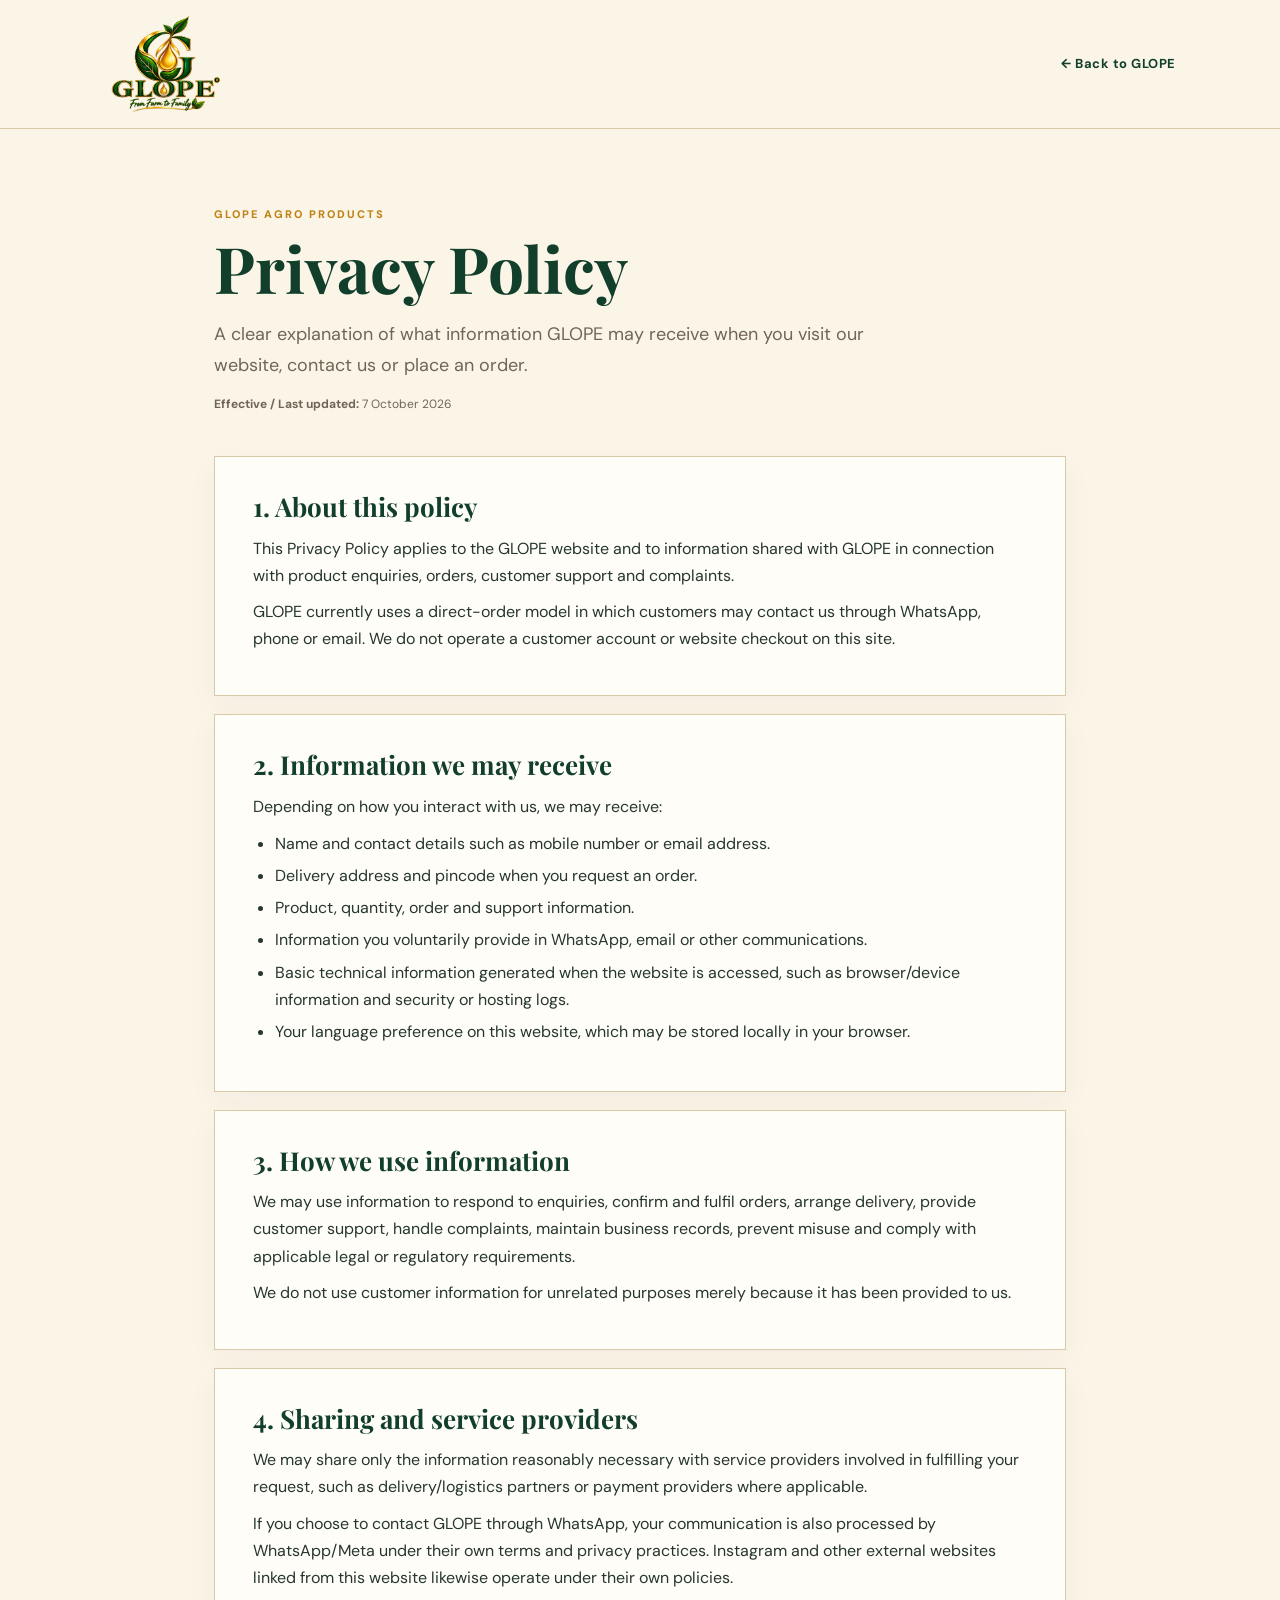
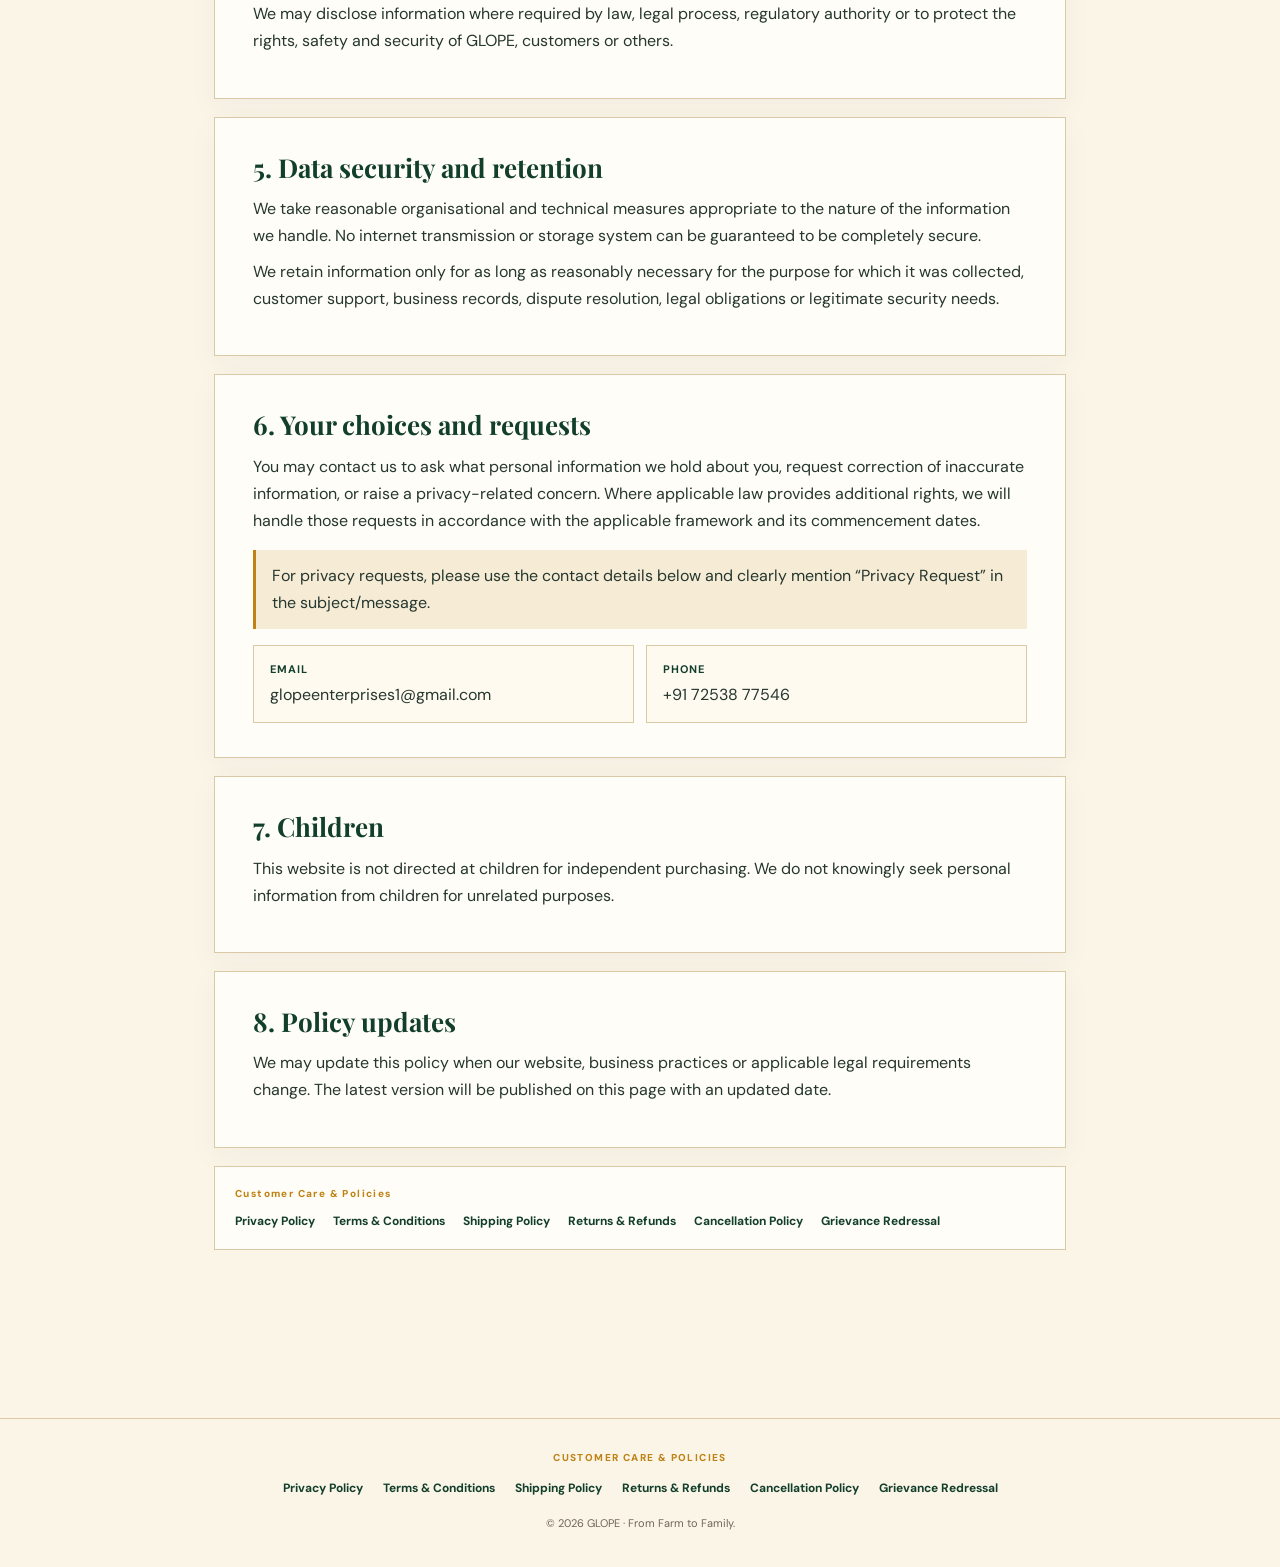
<file: privacy-policy.html>
<!doctype html>
<html lang="en">
<head>
<meta charset="utf-8"><meta name="viewport" content="width=device-width,initial-scale=1">
<meta name="description" content="GLOPE Privacy Policy — how we collect, use and protect information shared with us.">
<title>Privacy Policy | GLOPE</title>
<link rel="icon" href="images/logo.png?v=2" type="image/png"><link rel="stylesheet" href="legal.css">
<link rel="preconnect" href="https://fonts.googleapis.com"><link rel="preconnect" href="https://fonts.gstatic.com" crossorigin>
<link href="https://fonts.googleapis.com/css2?family=DM+Sans:wght@400;500;600;700&family=Playfair+Display:wght@500;600;700&display=swap" rel="stylesheet">
</head><body>
<header class="legal-header"><div class="legal-nav"><a class="legal-brand" href="index.html"><img src="images/logo.png" alt="GLOPE — From Farm to Family"></a><a class="legal-back" href="index.html">← Back to GLOPE</a></div></header>
<main class="legal-main">
<p class="legal-kicker">GLOPE AGRO PRODUCTS</p><h1>Privacy Policy</h1>
<p class="legal-lead">A clear explanation of what information GLOPE may receive when you visit our website, contact us or place an order.</p>
<p class="legal-date"><b>Effective / Last updated:</b> 7 October 2026</p>
<section class="legal-card"><h2>1. About this policy</h2><p>This Privacy Policy applies to the GLOPE website and to information shared with GLOPE in connection with product enquiries, orders, customer support and complaints.</p><p>GLOPE currently uses a direct-order model in which customers may contact us through WhatsApp, phone or email. We do not operate a customer account or website checkout on this site.</p></section>
<section class="legal-card"><h2>2. Information we may receive</h2><p>Depending on how you interact with us, we may receive:</p><ul><li>Name and contact details such as mobile number or email address.</li><li>Delivery address and pincode when you request an order.</li><li>Product, quantity, order and support information.</li><li>Information you voluntarily provide in WhatsApp, email or other communications.</li><li>Basic technical information generated when the website is accessed, such as browser/device information and security or hosting logs.</li><li>Your language preference on this website, which may be stored locally in your browser.</li></ul></section>
<section class="legal-card"><h2>3. How we use information</h2><p>We may use information to respond to enquiries, confirm and fulfil orders, arrange delivery, provide customer support, handle complaints, maintain business records, prevent misuse and comply with applicable legal or regulatory requirements.</p><p>We do not use customer information for unrelated purposes merely because it has been provided to us.</p></section>
<section class="legal-card"><h2>4. Sharing and service providers</h2><p>We may share only the information reasonably necessary with service providers involved in fulfilling your request, such as delivery/logistics partners or payment providers where applicable.</p><p>If you choose to contact GLOPE through WhatsApp, your communication is also processed by WhatsApp/Meta under their own terms and privacy practices. Instagram and other external websites linked from this website likewise operate under their own policies.</p><p>We may disclose information where required by law, legal process, regulatory authority or to protect the rights, safety and security of GLOPE, customers or others.</p></section>
<section class="legal-card"><h2>5. Data security and retention</h2><p>We take reasonable organisational and technical measures appropriate to the nature of the information we handle. No internet transmission or storage system can be guaranteed to be completely secure.</p><p>We retain information only for as long as reasonably necessary for the purpose for which it was collected, customer support, business records, dispute resolution, legal obligations or legitimate security needs.</p></section>
<section class="legal-card"><h2>6. Your choices and requests</h2><p>You may contact us to ask what personal information we hold about you, request correction of inaccurate information, or raise a privacy-related concern. Where applicable law provides additional rights, we will handle those requests in accordance with the applicable framework and its commencement dates.</p><div class="legal-note">For privacy requests, please use the contact details below and clearly mention “Privacy Request” in the subject/message.</div><div class="legal-contact"><div><b>EMAIL</b>glopeenterprises1@gmail.com</div><div><b>PHONE</b>+91 72538 77546</div></div></section>
<section class="legal-card"><h2>7. Children</h2><p>This website is not directed at children for independent purchasing. We do not knowingly seek personal information from children for unrelated purposes.</p></section>
<section class="legal-card"><h2>8. Policy updates</h2><p>We may update this policy when our website, business practices or applicable legal requirements change. The latest version will be published on this page with an updated date.</p></section>
<div class="legal-policy-nav" aria-label="Related policies"><span>Customer Care &amp; Policies</span><a href="privacy-policy.html">Privacy Policy</a><a href="terms.html">Terms & Conditions</a><a href="shipping-policy.html">Shipping Policy</a><a href="returns-refunds.html">Returns & Refunds</a><a href="cancellation-policy.html">Cancellation Policy</a><a href="grievance-redressal.html">Grievance Redressal</a></div>
</main>
<footer class="legal-footer"><div class="legal-footer-title">CUSTOMER CARE &amp; POLICIES</div><div class="legal-footer-links"><a href="privacy-policy.html">Privacy Policy</a><a href="terms.html">Terms & Conditions</a><a href="shipping-policy.html">Shipping Policy</a><a href="returns-refunds.html">Returns & Refunds</a><a href="cancellation-policy.html">Cancellation Policy</a><a href="grievance-redressal.html">Grievance Redressal</a></div><div class="legal-footer-copy">© 2026 GLOPE · From Farm to Family.</div></footer>
</body></html>
</file>
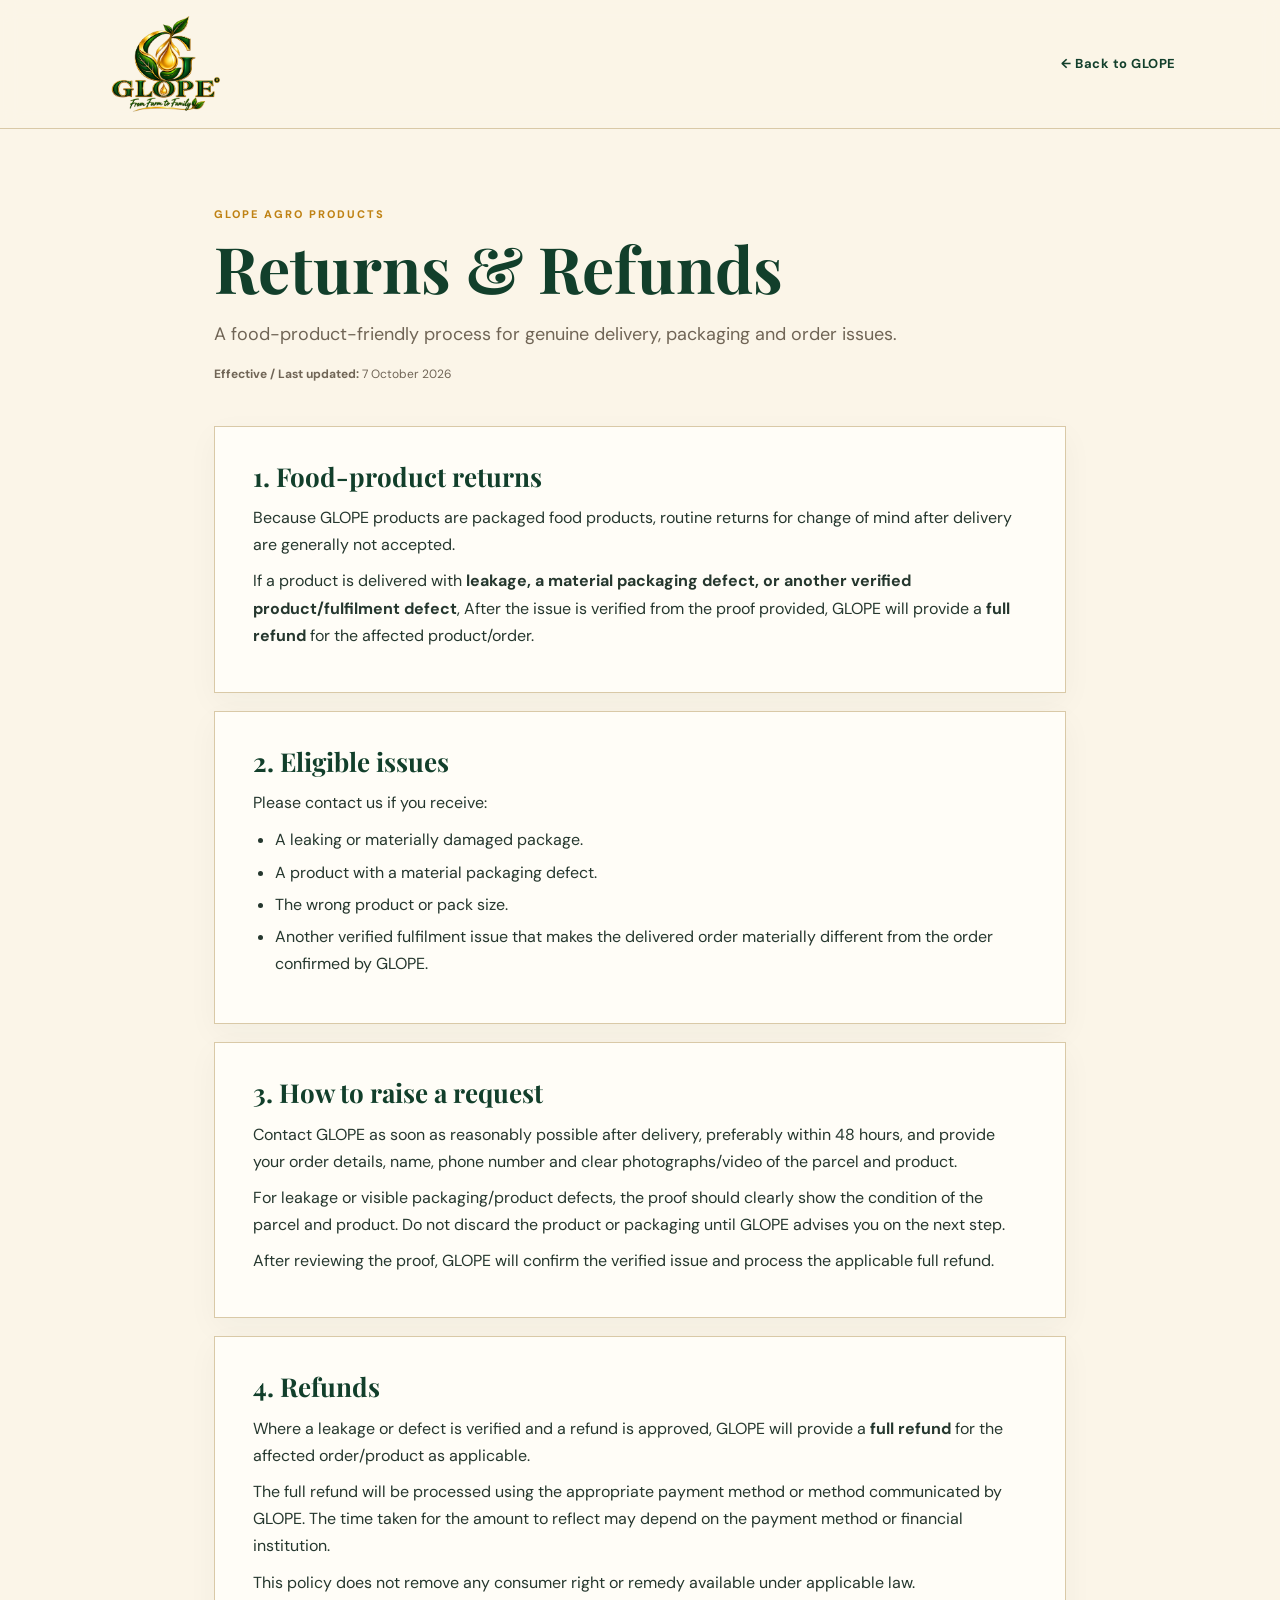
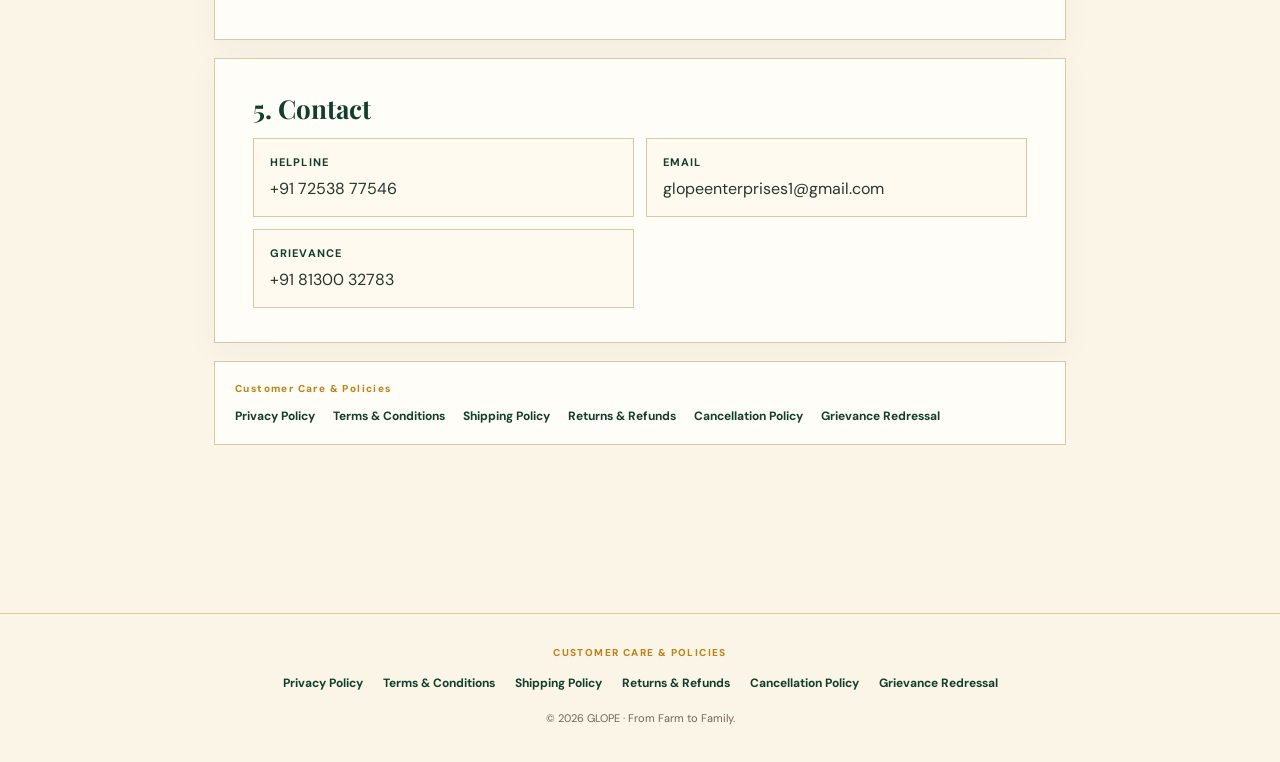
<file: returns-refunds.html>
<!doctype html>
<html lang="en"><head><meta charset="utf-8"><meta name="viewport" content="width=device-width,initial-scale=1">
<meta name="description" content="GLOPE returns, replacement and refund policy."><title>Returns & Refunds | GLOPE</title>
<link rel="icon" href="images/logo.png?v=2" type="image/png"><link rel="stylesheet" href="legal.css">
<link rel="preconnect" href="https://fonts.googleapis.com"><link rel="preconnect" href="https://fonts.gstatic.com" crossorigin><link href="https://fonts.googleapis.com/css2?family=DM+Sans:wght@400;500;600;700&family=Playfair+Display:wght@500;600;700&display=swap" rel="stylesheet"></head>
<body><header class="legal-header"><div class="legal-nav"><a class="legal-brand" href="index.html"><img src="images/logo.png" alt="GLOPE — From Farm to Family"></a><a class="legal-back" href="index.html">← Back to GLOPE</a></div></header>
<main class="legal-main"><p class="legal-kicker">GLOPE AGRO PRODUCTS</p><h1>Returns & Refunds</h1><p class="legal-lead">A food-product-friendly process for genuine delivery, packaging and order issues.</p><p class="legal-date"><b>Effective / Last updated:</b> 7 October 2026</p>
<section class="legal-card"><h2>1. Food-product returns</h2><p>Because GLOPE products are packaged food products, routine returns for change of mind after delivery are generally not accepted.</p><p>If a product is delivered with <b>leakage, a material packaging defect, or another verified product/fulfilment defect</b>, After the issue is verified from the proof provided, GLOPE will provide a <b>full refund</b> for the affected product/order.</p></section>
<section class="legal-card"><h2>2. Eligible issues</h2><p>Please contact us if you receive:</p><ul><li>A leaking or materially damaged package.</li><li>A product with a material packaging defect.</li><li>The wrong product or pack size.</li><li>Another verified fulfilment issue that makes the delivered order materially different from the order confirmed by GLOPE.</li></ul></section>
<section class="legal-card"><h2>3. How to raise a request</h2><p>Contact GLOPE as soon as reasonably possible after delivery, preferably within 48 hours, and provide your order details, name, phone number and clear photographs/video of the parcel and product.</p><p>For leakage or visible packaging/product defects, the proof should clearly show the condition of the parcel and product. Do not discard the product or packaging until GLOPE advises you on the next step.</p><p>After reviewing the proof, GLOPE will confirm the verified issue and process the applicable full refund.</p></section>
<section class="legal-card"><h2>4. Refunds</h2><p>Where a leakage or defect is verified and a refund is approved, GLOPE will provide a <b>full refund</b> for the affected order/product as applicable.</p><p>The full refund will be processed using the appropriate payment method or method communicated by GLOPE. The time taken for the amount to reflect may depend on the payment method or financial institution.</p><p>This policy does not remove any consumer right or remedy available under applicable law.</p></section>
<section class="legal-card"><h2>5. Contact</h2><div class="legal-contact"><div><b>HELPLINE</b>+91 72538 77546</div><div><b>EMAIL</b>glopeenterprises1@gmail.com</div><div><b>GRIEVANCE</b>+91 81300 32783</div></div></section>
<div class="legal-policy-nav" aria-label="Related policies"><span>Customer Care &amp; Policies</span><a href="privacy-policy.html">Privacy Policy</a><a href="terms.html">Terms & Conditions</a><a href="shipping-policy.html">Shipping Policy</a><a href="returns-refunds.html">Returns & Refunds</a><a href="cancellation-policy.html">Cancellation Policy</a><a href="grievance-redressal.html">Grievance Redressal</a></div>
</main><footer class="legal-footer"><div class="legal-footer-title">CUSTOMER CARE &amp; POLICIES</div><div class="legal-footer-links"><a href="privacy-policy.html">Privacy Policy</a><a href="terms.html">Terms & Conditions</a><a href="shipping-policy.html">Shipping Policy</a><a href="returns-refunds.html">Returns & Refunds</a><a href="cancellation-policy.html">Cancellation Policy</a><a href="grievance-redressal.html">Grievance Redressal</a></div><div class="legal-footer-copy">© 2026 GLOPE · From Farm to Family.</div></footer></body></html>
</file>
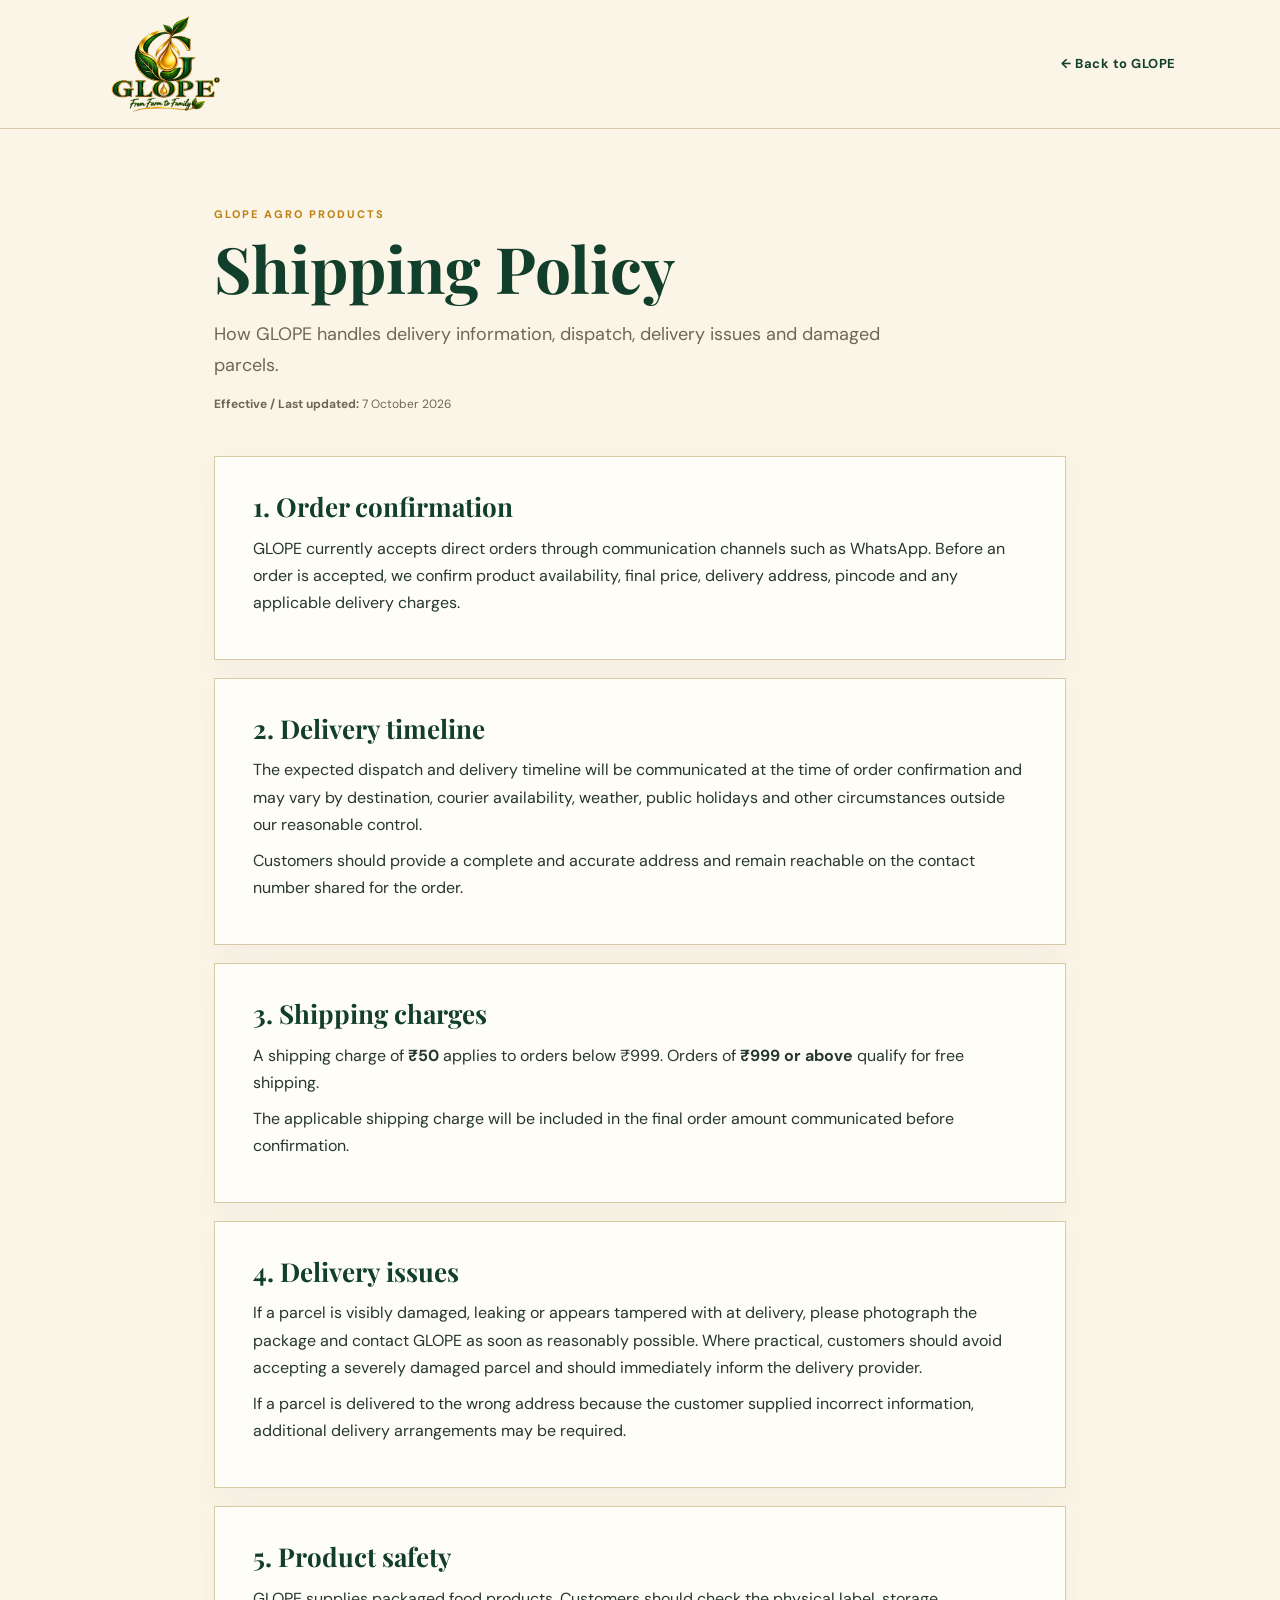
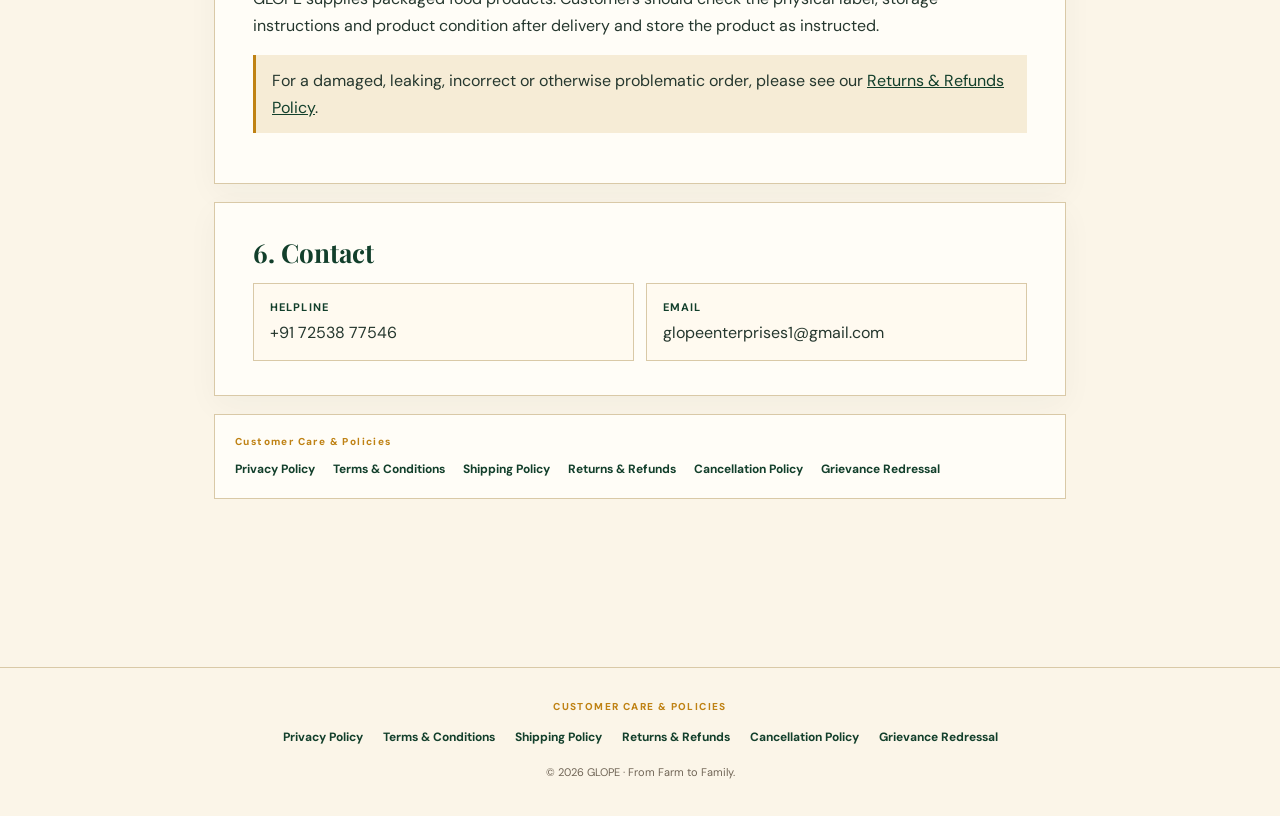
<file: shipping-policy.html>
<!doctype html>
<html lang="en"><head><meta charset="utf-8"><meta name="viewport" content="width=device-width,initial-scale=1">
<meta name="description" content="GLOPE shipping and delivery policy."><title>Shipping Policy | GLOPE</title>
<link rel="icon" href="images/logo.png?v=2" type="image/png"><link rel="stylesheet" href="legal.css">
<link rel="preconnect" href="https://fonts.googleapis.com"><link rel="preconnect" href="https://fonts.gstatic.com" crossorigin><link href="https://fonts.googleapis.com/css2?family=DM+Sans:wght@400;500;600;700&family=Playfair+Display:wght@500;600;700&display=swap" rel="stylesheet"></head>
<body><header class="legal-header"><div class="legal-nav"><a class="legal-brand" href="index.html"><img src="images/logo.png" alt="GLOPE — From Farm to Family"></a><a class="legal-back" href="index.html">← Back to GLOPE</a></div></header>
<main class="legal-main"><p class="legal-kicker">GLOPE AGRO PRODUCTS</p><h1>Shipping Policy</h1><p class="legal-lead">How GLOPE handles delivery information, dispatch, delivery issues and damaged parcels.</p><p class="legal-date"><b>Effective / Last updated:</b> 7 October 2026</p>
<section class="legal-card"><h2>1. Order confirmation</h2><p>GLOPE currently accepts direct orders through communication channels such as WhatsApp. Before an order is accepted, we confirm product availability, final price, delivery address, pincode and any applicable delivery charges.</p></section>
<section class="legal-card"><h2>2. Delivery timeline</h2><p>The expected dispatch and delivery timeline will be communicated at the time of order confirmation and may vary by destination, courier availability, weather, public holidays and other circumstances outside our reasonable control.</p><p>Customers should provide a complete and accurate address and remain reachable on the contact number shared for the order.</p></section>
<section class="legal-card"><h2>3. Shipping charges</h2><p>A shipping charge of <b>₹50</b> applies to orders below ₹999. Orders of <b>₹999 or above</b> qualify for free shipping.</p><p>The applicable shipping charge will be included in the final order amount communicated before confirmation.</p></section>
<section class="legal-card"><h2>4. Delivery issues</h2><p>If a parcel is visibly damaged, leaking or appears tampered with at delivery, please photograph the package and contact GLOPE as soon as reasonably possible. Where practical, customers should avoid accepting a severely damaged parcel and should immediately inform the delivery provider.</p><p>If a parcel is delivered to the wrong address because the customer supplied incorrect information, additional delivery arrangements may be required.</p></section>
<section class="legal-card"><h2>5. Product safety</h2><p>GLOPE supplies packaged food products. Customers should check the physical label, storage instructions and product condition after delivery and store the product as instructed.</p><div class="legal-note">For a damaged, leaking, incorrect or otherwise problematic order, please see our <a href="returns-refunds.html">Returns & Refunds Policy</a>.</div></section>
<section class="legal-card"><h2>6. Contact</h2><div class="legal-contact"><div><b>HELPLINE</b>+91 72538 77546</div><div><b>EMAIL</b>glopeenterprises1@gmail.com</div></div></section>
<div class="legal-policy-nav" aria-label="Related policies"><span>Customer Care &amp; Policies</span><a href="privacy-policy.html">Privacy Policy</a><a href="terms.html">Terms & Conditions</a><a href="shipping-policy.html">Shipping Policy</a><a href="returns-refunds.html">Returns & Refunds</a><a href="cancellation-policy.html">Cancellation Policy</a><a href="grievance-redressal.html">Grievance Redressal</a></div>
</main><footer class="legal-footer"><div class="legal-footer-title">CUSTOMER CARE &amp; POLICIES</div><div class="legal-footer-links"><a href="privacy-policy.html">Privacy Policy</a><a href="terms.html">Terms & Conditions</a><a href="shipping-policy.html">Shipping Policy</a><a href="returns-refunds.html">Returns & Refunds</a><a href="cancellation-policy.html">Cancellation Policy</a><a href="grievance-redressal.html">Grievance Redressal</a></div><div class="legal-footer-copy">© 2026 GLOPE · From Farm to Family.</div></footer></body></html>
</file>
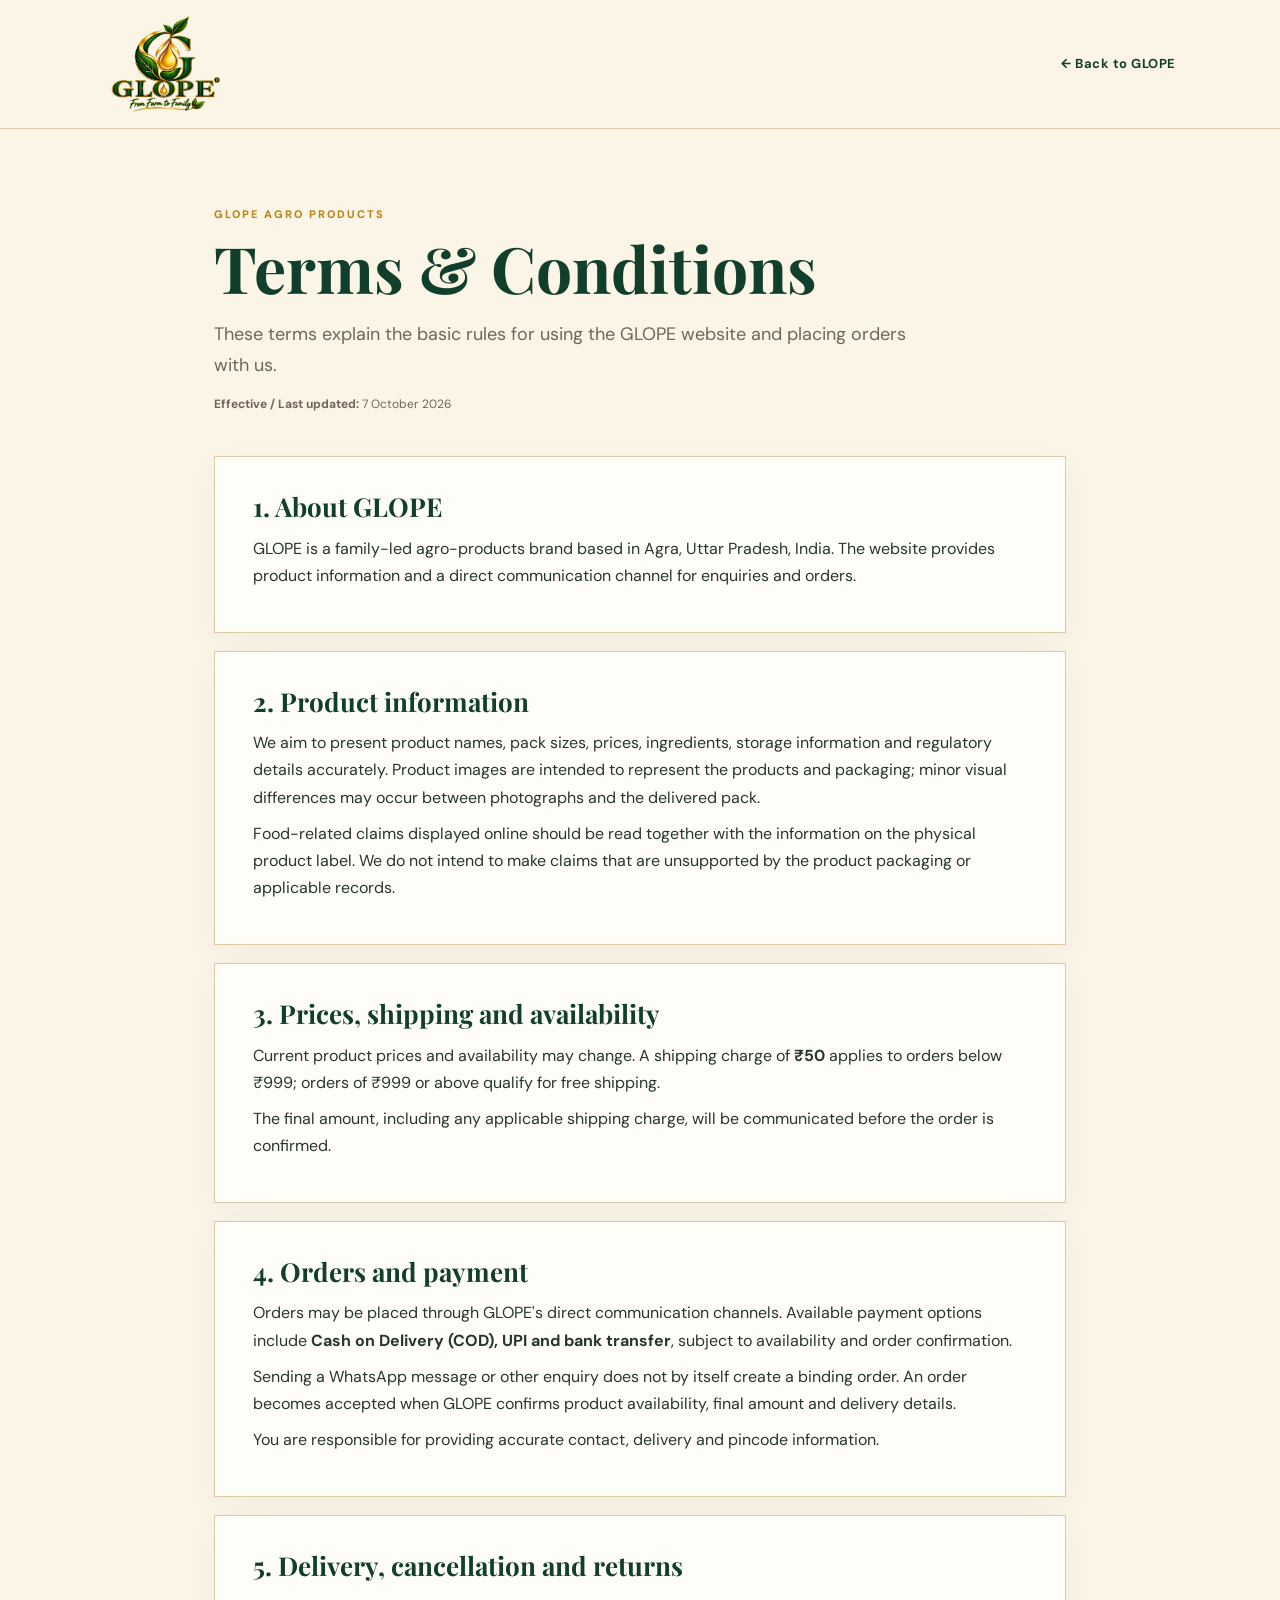
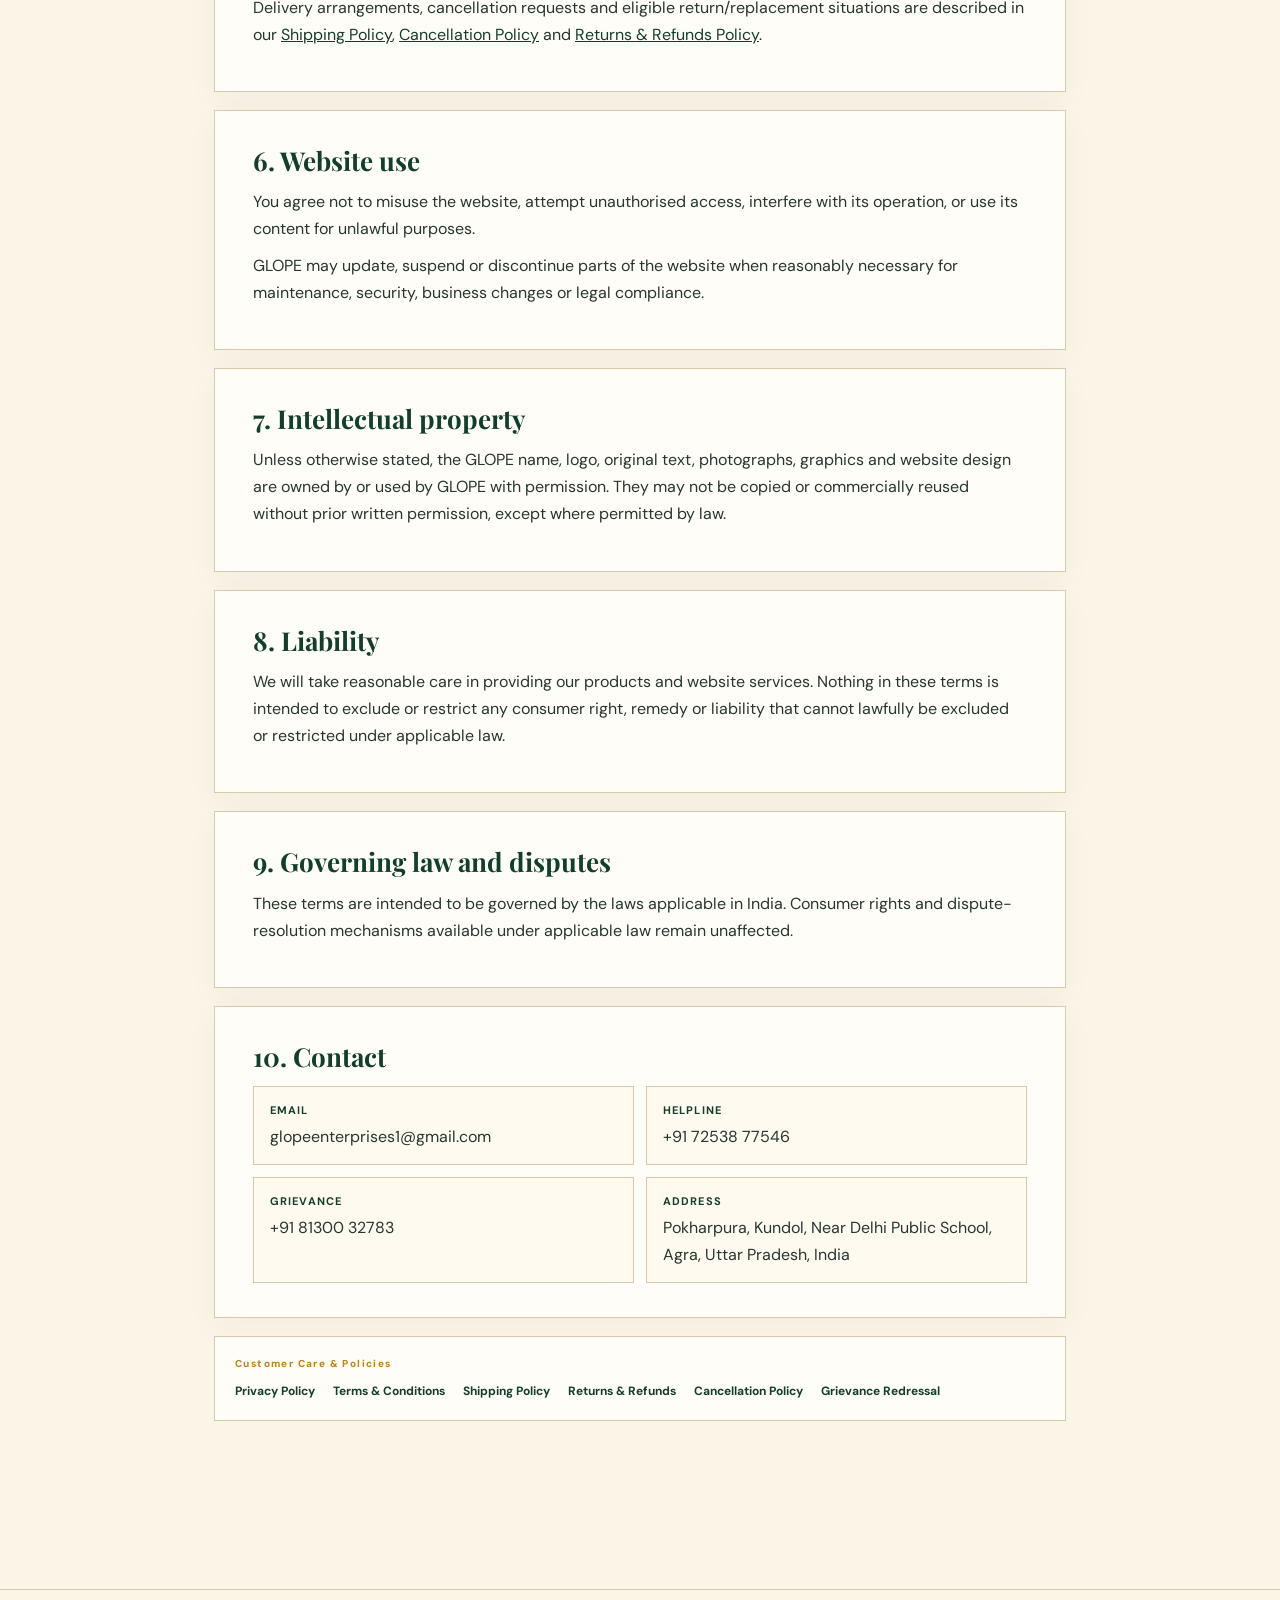
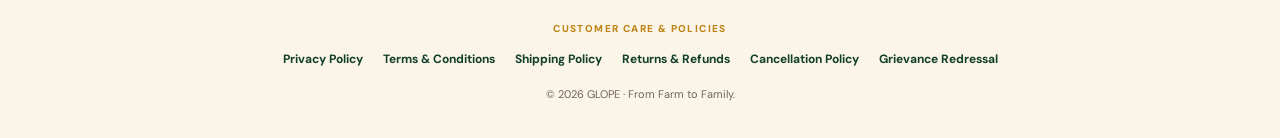
<file: terms.html>
<!doctype html>
<html lang="en"><head><meta charset="utf-8"><meta name="viewport" content="width=device-width,initial-scale=1">
<meta name="description" content="Terms and Conditions for GLOPE orders and website use."><title>Terms & Conditions | GLOPE</title>
<link rel="icon" href="images/logo.png?v=2" type="image/png"><link rel="stylesheet" href="legal.css">
<link rel="preconnect" href="https://fonts.googleapis.com"><link rel="preconnect" href="https://fonts.gstatic.com" crossorigin><link href="https://fonts.googleapis.com/css2?family=DM+Sans:wght@400;500;600;700&family=Playfair+Display:wght@500;600;700&display=swap" rel="stylesheet"></head>
<body><header class="legal-header"><div class="legal-nav"><a class="legal-brand" href="index.html"><img src="images/logo.png" alt="GLOPE — From Farm to Family"></a><a class="legal-back" href="index.html">← Back to GLOPE</a></div></header>
<main class="legal-main"><p class="legal-kicker">GLOPE AGRO PRODUCTS</p><h1>Terms & Conditions</h1><p class="legal-lead">These terms explain the basic rules for using the GLOPE website and placing orders with us.</p><p class="legal-date"><b>Effective / Last updated:</b> 7 October 2026</p>
<section class="legal-card"><h2>1. About GLOPE</h2><p>GLOPE is a family-led agro-products brand based in Agra, Uttar Pradesh, India. The website provides product information and a direct communication channel for enquiries and orders.</p></section>
<section class="legal-card"><h2>2. Product information</h2><p>We aim to present product names, pack sizes, prices, ingredients, storage information and regulatory details accurately. Product images are intended to represent the products and packaging; minor visual differences may occur between photographs and the delivered pack.</p><p>Food-related claims displayed online should be read together with the information on the physical product label. We do not intend to make claims that are unsupported by the product packaging or applicable records.</p></section>
<section class="legal-card"><h2>3. Prices, shipping and availability</h2><p>Current product prices and availability may change. A shipping charge of <b>₹50</b> applies to orders below ₹999; orders of ₹999 or above qualify for free shipping.</p><p>The final amount, including any applicable shipping charge, will be communicated before the order is confirmed.</p></section>
<section class="legal-card"><h2>4. Orders and payment</h2><p>Orders may be placed through GLOPE's direct communication channels. Available payment options include <b>Cash on Delivery (COD), UPI and bank transfer</b>, subject to availability and order confirmation.</p><p>Sending a WhatsApp message or other enquiry does not by itself create a binding order. An order becomes accepted when GLOPE confirms product availability, final amount and delivery details.</p><p>You are responsible for providing accurate contact, delivery and pincode information.</p></section>
<section class="legal-card"><h2>5. Delivery, cancellation and returns</h2><p>Delivery arrangements, cancellation requests and eligible return/replacement situations are described in our <a href="shipping-policy.html">Shipping Policy</a>, <a href="cancellation-policy.html">Cancellation Policy</a> and <a href="returns-refunds.html">Returns & Refunds Policy</a>.</p></section>
<section class="legal-card"><h2>6. Website use</h2><p>You agree not to misuse the website, attempt unauthorised access, interfere with its operation, or use its content for unlawful purposes.</p><p>GLOPE may update, suspend or discontinue parts of the website when reasonably necessary for maintenance, security, business changes or legal compliance.</p></section>
<section class="legal-card"><h2>7. Intellectual property</h2><p>Unless otherwise stated, the GLOPE name, logo, original text, photographs, graphics and website design are owned by or used by GLOPE with permission. They may not be copied or commercially reused without prior written permission, except where permitted by law.</p></section>
<section class="legal-card"><h2>8. Liability</h2><p>We will take reasonable care in providing our products and website services. Nothing in these terms is intended to exclude or restrict any consumer right, remedy or liability that cannot lawfully be excluded or restricted under applicable law.</p></section>
<section class="legal-card"><h2>9. Governing law and disputes</h2><p>These terms are intended to be governed by the laws applicable in India. Consumer rights and dispute-resolution mechanisms available under applicable law remain unaffected.</p></section>
<section class="legal-card"><h2>10. Contact</h2><div class="legal-contact"><div><b>EMAIL</b>glopeenterprises1@gmail.com</div><div><b>HELPLINE</b>+91 72538 77546</div><div><b>GRIEVANCE</b>+91 81300 32783</div><div><b>ADDRESS</b>Pokharpura, Kundol, Near Delhi Public School, Agra, Uttar Pradesh, India</div></div></section>
<div class="legal-policy-nav" aria-label="Related policies"><span>Customer Care &amp; Policies</span><a href="privacy-policy.html">Privacy Policy</a><a href="terms.html">Terms & Conditions</a><a href="shipping-policy.html">Shipping Policy</a><a href="returns-refunds.html">Returns & Refunds</a><a href="cancellation-policy.html">Cancellation Policy</a><a href="grievance-redressal.html">Grievance Redressal</a></div>
</main><footer class="legal-footer"><div class="legal-footer-title">CUSTOMER CARE &amp; POLICIES</div><div class="legal-footer-links"><a href="privacy-policy.html">Privacy Policy</a><a href="terms.html">Terms & Conditions</a><a href="shipping-policy.html">Shipping Policy</a><a href="returns-refunds.html">Returns & Refunds</a><a href="cancellation-policy.html">Cancellation Policy</a><a href="grievance-redressal.html">Grievance Redressal</a></div><div class="legal-footer-copy">© 2026 GLOPE · From Farm to Family.</div></footer></body></html>
</file>
<file: style.css>
:root{
  --cream:#fbf5e8;--cream2:#f2e6cb;--paper:#fffdf7;
  --green:#123f2b;--green2:#0d3323;--gold:#bf8214;
  --gold2:#d5a33c;--ink:#25372e;--muted:#706556;
  --line:#d9c9a7;--white:#fff;
}
*{box-sizing:border-box}
html{scroll-behavior:smooth}
body{margin:0;background:var(--cream);color:var(--ink);font-family:"DM Sans",Arial,sans-serif}
img{display:block;max-width:100%}
a{text-decoration:none;color:inherit}
.wrap{width:min(1250px,calc(100% - 64px));margin:auto}
.topline{height:30px;background:var(--green);color:#e9c65f;display:flex;align-items:center;justify-content:center;gap:13px;font-size:8px;font-weight:800;letter-spacing:3px}
.site-header{height:82px;background:rgba(251,245,232,.98);border-bottom:1px solid var(--line);position:sticky;top:0;z-index:100;backdrop-filter:blur(12px)}
.nav{height:100%;display:flex;align-items:center}
.brand{width:112px;flex:0 0 112px}
.brand img{width:106px;height:72px;object-fit:contain}
.desktop-nav{display:flex;gap:34px;margin:auto;font-size:13px;color:#37392f}
.desktop-nav a{height:82px;display:flex;align-items:center;border-bottom:2px solid transparent}
.desktop-nav a:hover{border-color:var(--gold)}
.nav-right{display:flex;align-items:center;gap:12px}
.enquire{background:var(--green);color:#fff;padding:13px 20px;border-radius:3px;font-size:11px;font-weight:700;white-space:nowrap}
.menu{display:none;border:0;background:none;padding:5px;width:34px}
.menu span{display:block;height:2px;background:var(--green);margin:5px 0}
.mobile-nav{display:none}

h1,h2,h3{font-family:"Playfair Display",Georgia,serif}
.eyebrow,.mini-label{font-size:9px;letter-spacing:3px;color:#a56e0d;font-weight:800}
.hero{min-height:625px;background:linear-gradient(120deg,#fbf5e8 0%,#f8efd9 58%,#eeddb9 100%);overflow:hidden}
.hero-grid{min-height:625px;display:grid;grid-template-columns:.84fr 1.16fr;gap:30px;align-items:center}
.hero-copy{padding:55px 0}
.hero h1{font-size:clamp(58px,7vw,92px);line-height:.94;letter-spacing:-3px;color:var(--green);margin:0}
.hero h1 em{font-style:normal;color:var(--gold)}
.hero-intro{font:17px/1.7 Georgia,serif;color:#665b4b;max-width:520px;margin:25px 0}
.hero-cta{display:flex;gap:10px;flex-wrap:wrap}
.btn{display:inline-flex;align-items:center;justify-content:center;gap:18px;padding:15px 22px;border-radius:3px;font-size:11px;font-weight:700}
.btn.green{background:var(--green);color:#fff;box-shadow:0 10px 24px #123f2b1d}
.btn.soft{border:1px solid #cbb991;background:#ffffff66;color:#3b4b3e}
.hero-notes{display:flex;gap:13px;align-items:center;margin-top:32px;color:#756650;font-size:10px}
.hero-notes i{width:4px;height:4px;border-radius:50%;background:var(--gold)}
.hero-visual{display:flex;justify-content:center;align-items:center;min-height:550px}
.hero-image-wrap{width:min(535px,100%);aspect-ratio:1/1;border:8px solid #fff9;box-shadow:0 25px 50px #48311730;position:relative;overflow:hidden}
.hero-image-wrap img{width:100%;height:100%;object-fit:cover}
.image-caption{position:absolute;bottom:0;left:0;right:0;padding:13px 17px;background:linear-gradient(90deg,#103623f5,#103623c8);color:#fff;display:flex;justify-content:space-between;align-items:center}
.image-caption b{font-size:10px;letter-spacing:2px;color:#f0c75f}
.image-caption span{font-size:9px;color:#f5eee0}

.trust-strip{background:#f1e4c9;border-top:1px solid var(--line);border-bottom:1px solid var(--line)}
.trust-grid{display:grid;grid-template-columns:repeat(4,1fr)}
.trust-grid>div{min-height:70px;padding:15px 24px;display:flex;align-items:center;gap:14px;border-right:1px solid var(--line)}
.trust-grid>div:last-child{border-right:0}
.trust-grid b{font:600 20px "Playfair Display";color:var(--gold)}
.trust-grid strong{font-size:12px}
.trust-grid small{display:block;font-size:9px;font-weight:400;color:#746857;margin-top:2px}

.section{padding:95px 0}
.section-head,.people-head{display:grid;grid-template-columns:1fr 1fr;gap:50px;align-items:end;margin-bottom:48px}
.section-head h2,.people-head h2,.farm-copy h2,.story-copy-only h2,.beliefs h2,.contact h2{font-size:clamp(46px,5.5vw,70px);line-height:1;letter-spacing:-2px;margin:4px 0 0;color:var(--green)}
.section-head h2 em,.farm-copy h2 em,.story-copy-only h2 em,.beliefs h2 em,.people-head h2 em,.contact h2 em{font-style:normal;color:var(--gold)}
.section-head>p,.people-head>p{font-size:14px;line-height:1.8;color:#756958;margin:0 0 7px}

.product-grid{display:grid;grid-template-columns:1.2fr 1fr 1fr;gap:16px}
.product-card{background:var(--paper);border:1px solid var(--line);overflow:hidden}
.product-photo{background:#e4c35e;aspect-ratio:1.08/1;overflow:hidden}
.product-photo img{width:100%;height:100%;object-fit:cover}
.product-card-copy{padding:28px}
.product-card h3{font-size:31px;margin:6px 0 3px;color:var(--green)}
.product-card strong{color:var(--gold);font-size:12px;letter-spacing:1px}
.product-card-copy>p:not(.mini-label){font-size:12px;line-height:1.7;color:#746958;margin:15px 0}
.product-card.featured .product-card-copy>p:not(.mini-label){font-size:13px}
.text-link{display:inline-block;color:#9a680b;font-size:11px;font-weight:800;margin-top:4px}
.range-strip{margin-top:18px;background:var(--green);color:#fff;display:grid;grid-template-columns:.75fr 1.25fr;min-height:270px;overflow:hidden}
.range-strip>div{padding:45px}
.range-strip h3{font-size:35px;line-height:1.05;margin:6px 0;color:#fff}
.range-strip img{width:100%;height:100%;object-fit:cover}
.coming-soon{margin-top:16px;background:#f7efdf;border:1px solid var(--line);padding:34px;display:flex;justify-content:space-between;gap:40px;align-items:center}
.coming-soon h3{font-size:33px;color:var(--green);margin:5px 0}
.coming-soon span,.coming-soon>p{font-size:12px;color:#756958}
.coming-soon>p{max-width:500px;line-height:1.7}

.farm-section{padding:95px 0;background:var(--green);color:#fff}
.farm-grid{display:grid;grid-template-columns:1fr 1fr;gap:72px;align-items:center}
.farm-photo{border:1px solid #ffffff30;overflow:hidden}
.farm-photo img{width:100%;aspect-ratio:4/3;object-fit:cover}
.farm-copy{max-width:570px}
.farm-copy .eyebrow{color:#e2bc56}
.farm-copy h2{color:#fff}
.farm-copy p:not(.eyebrow){font:15px/1.9 Georgia,serif;color:#d6dfd8}

.story{background:var(--green);color:#fff;padding:0 0 78px}
.story-copy-only{padding-top:20px;max-width:760px;margin-left:auto;margin-right:auto}
.story-copy-only .eyebrow{color:#e2bc56}
.story-copy-only h2{color:#fff}
.story-copy-only p:not(.eyebrow){font:15px/1.9 Georgia,serif;color:#d3ded5;margin:17px 0}
.timeline{display:grid;grid-template-columns:repeat(5,1fr);margin-top:65px;border-top:1px solid #ffffff2b}
.timeline article{padding:23px 16px 0;border-right:1px solid #ffffff20}
.timeline article:last-child{border-right:0}
.timeline b{font-size:9px;letter-spacing:2px;color:#e2bc56}
.timeline h3{font-size:18px;margin:8px 0;color:#fff}
.timeline p{font-size:10px;line-height:1.65;color:#bdcabf;margin:0}

.beliefs{padding:95px 0;background:#f0e2c5}
.beliefs h2{margin-bottom:48px}
.belief-grid{display:grid;grid-template-columns:repeat(3,1fr);border-top:1px solid #cdbb99;border-bottom:1px solid #cdbb99}
.belief-grid article{padding:38px 28px;border-right:1px solid #cdbb99}
.belief-grid article:last-child{border-right:0}
.belief-grid b{font:600 22px "Playfair Display";color:var(--gold)}
.belief-grid h3{font-size:22px;color:var(--green);margin:12px 0}
.belief-grid p{font-size:12px;line-height:1.7;color:#766a5a}

.people-section{padding:95px 0;background:var(--cream)}
.people-head{margin-bottom:42px}
.people-grid{display:grid;grid-template-columns:1fr 1fr;gap:18px}
.people-grid article{background:var(--paper);border:1px solid var(--line);padding:42px}
.people-grid h3{font-size:34px;color:var(--green);margin:10px 0 12px}
.people-grid article>p:not(.mini-label){font-size:13px;line-height:1.8;color:#6f6456}
.people-grid article>span{font-size:9px;letter-spacing:1.5px;color:#a56e0d;font-weight:800}
.people-section blockquote{margin:20px 0 0;background:var(--green);color:#f5eddc;padding:27px 40px;text-align:center;font:italic 18px/1.5 Georgia,serif}

.instagram{background:#e8dcc4;padding:70px 0}
.insta-grid{display:grid;grid-template-columns:1fr auto;align-items:center;gap:50px}
.insta-copy h2{font-size:48px;color:var(--green);margin:3px 0}
.insta-copy>p:not(.eyebrow){font-size:13px;color:#6d6253}
.qr{display:flex;align-items:center;gap:14px;background:#fbf5e8;border:1px solid #d3c09e;padding:10px}
.qr img{width:115px;height:132px;object-fit:contain}
.qr strong{display:block;font-size:10px}
.qr span{display:block;font-size:9px;color:#6b604f;line-height:1.5;margin-top:5px}

.contact{background:var(--green);color:#fff;padding:95px 0 75px}
.contact-grid{display:grid;grid-template-columns:1fr 1fr;gap:70px}
.contact h2{color:#fff}
.contact> .wrap>div>p:not(.eyebrow){font-size:14px;line-height:1.8;color:#d8e0d9;max-width:540px}
.contact-details{border-top:1px solid #ffffff26}
.contact-details>a,.contact-details>div{display:grid;grid-template-columns:90px 1fr;gap:18px;padding:17px 0;border-bottom:1px solid #ffffff1f}
.contact-details b{font-size:8px;letter-spacing:2px;color:#e2bc56}
.contact-details span{font-size:12px;color:#eef3ee;line-height:1.6}
.footer{display:flex;justify-content:space-between;align-items:end;padding:28px 0;background:#0b2f20;color:#bfcabf}
footer{background:#0b2f20}
.footer img{width:80px;height:58px;object-fit:contain}
.footer p{font-size:10px;margin:2px 0 0}
.footer>div:last-child{display:flex;gap:25px;font-size:10px;color:#bfcabf}

@media(max-width:850px){
  .wrap{width:min(100% - 40px,600px)}
  .topline{height:28px;font-size:7px;letter-spacing:2.2px}
  .site-header{height:68px}
  .nav{width:calc(100% - 28px);gap:8px}
  .brand{width:76px;flex:0 0 76px}
  .brand img{width:74px;height:58px}
  .desktop-nav{display:none}
  .nav-right{margin-left:auto;gap:10px}
  .enquire{padding:12px 17px;font-size:10px}
  .menu{display:block}
  .mobile-nav{position:absolute;top:100%;left:0;right:0;background:var(--cream);border-bottom:1px solid var(--line);box-shadow:0 16px 30px #0001;padding:9px 20px}
  .mobile-nav.open{display:grid;grid-template-columns:1fr 1fr}
  .mobile-nav a{padding:12px 8px;font-size:12px;border-bottom:1px solid #d9c9a755}

  .hero,.hero-grid{min-height:0}
  .hero-grid{grid-template-columns:1fr;gap:0}
  .hero-copy{padding:52px 0 8px}
  .hero h1{font-size:57px;letter-spacing:-2.4px}
  .hero-intro{font-size:16px;line-height:1.7;margin:22px 0}
  .hero-cta{display:grid;grid-template-columns:1fr;gap:9px}
  .btn{width:100%;padding:15px 18px}
  .hero-notes{margin:25px 0 18px;gap:9px;font-size:9px;flex-wrap:wrap}
  .hero-visual{min-height:0;padding:0 0 28px}
  .hero-image-wrap{width:100%;max-width:390px;aspect-ratio:1/1;border-width:5px}
  .image-caption{padding:10px 12px}
  .image-caption b,.image-caption span{font-size:8px}

  .trust-grid{grid-template-columns:1fr 1fr}
  .trust-grid>div{min-height:74px;padding:14px 18px;border-bottom:1px solid var(--line)}
  .trust-grid>div:nth-child(2n){border-right:0}

  .section{padding:70px 0}
  .section-head,.people-head{grid-template-columns:1fr;gap:16px;margin-bottom:32px}
  .section-head h2,.people-head h2,.farm-copy h2,.story-copy-only h2,.beliefs h2,.contact h2{font-size:46px}
  .section-head>p,.people-head>p{font-size:13px}
  .product-grid{grid-template-columns:1fr;gap:14px}
  .product-card{display:grid;grid-template-columns:1fr 1fr}
  .product-card.featured{display:grid}
  .product-photo{aspect-ratio:1/1}
  .product-card-copy{padding:24px}
  .product-card h3{font-size:28px}
  .range-strip{grid-template-columns:1fr}
  .range-strip>div{padding:30px}
  .range-strip h3{font-size:30px}
  .range-strip img{max-height:280px}
  .coming-soon{display:block;padding:28px}
  .coming-soon>p{margin:18px 0 0}

  .farm-section{padding:70px 0}
  .farm-grid{grid-template-columns:1fr;gap:32px}
  .farm-photo img{aspect-ratio:4/3}
  .farm-copy p:not(.eyebrow){font-size:14px}

  .story{padding-bottom:58px}
  .story-copy-only{padding-top:4px}
  .story-copy-only p:not(.eyebrow){font-size:14px}
  .timeline{grid-template-columns:1fr;margin-top:45px}
  .timeline article{padding:24px 0 26px;border-right:0;border-bottom:1px solid #ffffff20}
  .timeline article:last-child{border-bottom:0}

  .beliefs{padding:70px 0}
  .beliefs h2{margin-bottom:30px}
  .belief-grid{grid-template-columns:1fr}
  .belief-grid article{padding:27px 20px;border-right:0;border-bottom:1px solid #cdbb99}
  .belief-grid article:last-child{border-bottom:0}

  .people-section{padding:70px 0}
  .people-grid{grid-template-columns:1fr;gap:14px}
  .people-grid article{padding:30px 24px}
  .people-grid h3{font-size:31px}
  .people-section blockquote{font-size:16px;padding:23px 20px}

  .instagram{padding:55px 0}
  .insta-grid{grid-template-columns:1fr;gap:25px}
  .insta-copy h2{font-size:42px}
  .qr{justify-content:flex-start}
  .qr img{width:105px;height:120px}

  .contact{padding:70px 0 50px}
  .contact-grid{grid-template-columns:1fr;gap:38px}
  .contact-details>a,.contact-details>div{grid-template-columns:70px 1fr;gap:12px;padding:14px 0}
  .contact-details span{font-size:11px}
  .footer{align-items:flex-start;gap:15px;flex-direction:column}
  .footer>div:last-child{gap:15px;flex-wrap:wrap}
}

@media(max-width:480px){
  .wrap{width:calc(100% - 32px)}
  .topline{font-size:6.5px;letter-spacing:1.7px}
  .site-header{height:66px}
  .brand,.brand img{width:72px}
  .brand{flex-basis:72px}
  .brand img{height:56px}
  .nav-right{gap:8px}
  .enquire{padding:11px 13px;font-size:9.5px}
  .menu{width:32px;padding:3px}

  .hero-copy{padding:43px 0 4px}
  .hero h1{font-size:50px;line-height:.96}
  .hero-intro{font-size:15px}
  .hero-notes{font-size:8.5px;margin-top:22px}
  .hero-image-wrap{max-width:none;width:100%}

  .trust-grid>div{padding:13px 15px;gap:10px}
  .trust-grid b{font-size:18px}
  .trust-grid strong{font-size:10.5px}
  .trust-grid small{font-size:8px}

  .section{padding:58px 0}
  .section-head h2,.people-head h2,.farm-copy h2,.story-copy-only h2,.beliefs h2,.contact h2{font-size:41px}
  .product-card{display:block}
  .product-photo{aspect-ratio:1/1}
  .product-card-copy{padding:23px}
  .range-strip{margin-top:14px}
  .range-strip>div{padding:27px 23px}
  .range-strip h3{font-size:28px}
  .coming-soon{padding:25px}
  .coming-soon h3{font-size:29px}

  .farm-section{padding:58px 0}
  .farm-grid{gap:25px}
  .farm-copy p:not(.eyebrow){font-size:13.5px}

  .story-copy-only p:not(.eyebrow){font-size:13.5px}
  .timeline p{font-size:10.5px}
  .beliefs{padding:58px 0}
  .belief-grid article{padding:25px 16px}
  .belief-grid h3{font-size:20px}

  .people-section{padding:58px 0}
  .people-grid article{padding:27px 20px}
  .people-grid article>p:not(.mini-label){font-size:12px}
  .people-section blockquote{font-size:15px}

  .instagram{padding:48px 0}
  .insta-copy h2{font-size:38px}
  .qr img{width:94px;height:108px}

  .contact{padding:58px 0 45px}
  .footer img{width:72px;height:52px}
}

/* V16: product cards are stacked on touch/tablet widths, not squeezed into columns. */
.founder-card{padding:0!important;overflow:hidden;display:grid;grid-template-columns:minmax(0,42%) minmax(0,1fr);align-items:stretch}
.founder-portrait{width:100%;height:100%;min-height:300px;object-fit:cover;object-position:center 26%;display:block}
.founder-copy{padding:35px 30px;align-self:center}
.founder-copy>p:not(.mini-label){font-size:13px;line-height:1.8;color:#6f6456}
.founder-copy>span{font-size:9px;letter-spacing:1.2px;color:#a56e0d;font-weight:800}
@media(max-width:1050px){
  .product-grid{grid-template-columns:repeat(2,minmax(0,1fr))}
  .product-card.featured{grid-column:1/-1;display:grid;grid-template-columns:1fr 1fr}
  .product-card.featured .product-photo{aspect-ratio:auto;min-height:340px}
  .product-card.featured .product-photo img{height:100%;object-fit:contain;background:#f2e4bc}
  .product-card.featured .product-card-copy{align-self:center}
  .people-grid{grid-template-columns:1fr}
}
@media(max-width:850px){
  .product-grid{display:grid;grid-template-columns:1fr;gap:16px}
  .product-card,.product-card.featured{display:flex;flex-direction:column;grid-column:auto}
  .product-card .product-photo,.product-card.featured .product-photo{width:100%;aspect-ratio:auto;min-height:0;overflow:hidden;background:#f2e4bc}
  .product-card .product-photo img,.product-card.featured .product-photo img{width:100%;height:auto;display:block;object-fit:contain}
  .product-card-copy{padding:24px!important}
  .product-card h3{font-size:clamp(28px,7vw,38px)}
  .product-card-copy>p:not(.mini-label),.product-card.featured .product-card-copy>p:not(.mini-label){font-size:14px;line-height:1.7;max-width:54ch}
  .founder-card{grid-template-columns:1fr}
  .founder-portrait{height:auto;min-height:0;max-height:420px;aspect-ratio:4/3;object-fit:cover;object-position:center 25%}
  .founder-copy{padding:27px 24px}
}
@media(max-width:480px){
  .products.section{padding-top:45px}
  .products .section-head{margin-bottom:24px}
  .product-card-copy{padding:21px!important}
  .product-card .product-photo img{max-height:none}
  .founder-portrait{aspect-ratio:4/3}
}


/* V17: FSSAI logo */
.fssai-detail{
  display:flex!important;
  align-items:center;
  justify-content:space-between;
  gap:22px;
}
.fssai-text{
  display:grid;
  grid-template-columns:90px 1fr;
  gap:18px;
  align-items:center;
  flex:1;
}
.fssai-detail img{
  width:92px;
  height:44px;
  object-fit:contain;
  flex:0 0 auto;
  background:transparent;
}
@media(max-width:850px){
  .fssai-detail{
    gap:12px;
  }
  .fssai-text{
    grid-template-columns:70px 1fr;
    gap:12px;
  }
  .fssai-detail img{
    width:76px;
    height:38px;
  }
}

/* =========================
   GLOPE V18 — refined desktop spacing + responsive polish
   ========================= */
html{scroll-padding-top:92px}
[id]{scroll-margin-top:92px}

/* Keep the desktop page compact and intentional. */
@media(min-width:851px){
  .hero{min-height:590px}
  .hero-grid{min-height:590px}
  .hero-copy{padding:42px 0}
  .hero-visual{min-height:520px}
  .hero-image-wrap{width:min(560px,100%)}

  .section{padding:72px 0 64px}
  .section-head{margin-bottom:34px}
  .section-head>p{margin-bottom:2px}
  .product-grid{gap:14px}
  .product-card-copy{padding:25px 27px 27px}
  .product-card-copy>p:not(.mini-label){margin:13px 0}

  .range-strip{margin-top:16px;min-height:285px;grid-template-columns:.78fr 1.22fr}
  .range-strip>div{padding:36px 42px;display:flex;flex-direction:column;justify-content:center}
  .range-strip h3{font-size:33px;max-width:390px}
  .range-strip img{min-height:285px;object-fit:cover}

  .coming-soon{margin-top:14px;padding:28px 34px}
  .products.section{padding-bottom:50px}

  .farm-section{padding:72px 0}
  .farm-grid{gap:58px}
  .farm-copy{max-width:540px}

  .story{padding-bottom:62px}
  .story-copy-only{padding-top:10px}
  .timeline{margin-top:52px}

  .beliefs{padding:72px 0}
  .beliefs h2{margin-bottom:38px}
  .belief-grid article{padding:32px 28px 34px}

  .people-section{padding:72px 0}
  .people-head{margin-bottom:34px}
  .people-grid{gap:16px}
  .people-grid article{padding:34px 38px}
  .founder-copy{padding:31px 30px}
  .people-section blockquote{margin-top:16px;padding:24px 38px}

  .instagram{padding:58px 0}
  .contact{padding:72px 0 58px}
}

/* FSSAI presentation: recognizable on the first trust strip and clean in contact. */
.trust-fssai strong{display:flex;flex-direction:column;align-items:flex-start;gap:2px}
.trust-fssai strong img{width:66px;height:31px;object-fit:contain;object-position:left center}
.trust-fssai strong small{margin-top:0}

.fssai-detail{display:grid!important;grid-template-columns:90px 1fr auto!important;align-items:center;gap:18px!important}
.fssai-detail .fssai-text{display:contents}
.fssai-detail>img{width:92px;height:45px;object-fit:contain;object-position:center}

/* Prevent the founder heading from hiding underneath the sticky header. */
.people-section,.products,.farm-section,.story,.beliefs,.instagram,.contact{overflow:clip}

@media(max-width:850px){
  html{scroll-padding-top:78px}
  [id]{scroll-margin-top:78px}
  .section{padding:60px 0 52px}
  .products.section{padding-top:52px;padding-bottom:45px}
  .range-strip>div{display:flex;flex-direction:column;justify-content:center}
  .farm-section{padding:58px 0}
  .story{padding-bottom:52px}
  .timeline{margin-top:40px}
  .beliefs{padding:58px 0}
  .people-section{padding:58px 0}
  .instagram{padding:48px 0}
  .contact{padding:58px 0 45px}

  .trust-fssai strong img{width:58px;height:28px}
  .fssai-detail{grid-template-columns:70px 1fr!important;gap:10px!important}
  .fssai-detail>img{grid-column:2;width:82px;height:40px;justify-self:start;margin-top:4px}
}

@media(max-width:480px){
  .section{padding:52px 0 46px}
  .products.section{padding-top:46px;padding-bottom:42px}
  .range-strip{margin-top:12px}
  .range-strip>div{padding:25px 22px}
  .coming-soon{margin-top:12px}
  .trust-fssai strong img{width:54px;height:26px}
  .fssai-detail>img{width:76px;height:38px}
}

/* V20 bilingual switch — visible directly in the header beside Enquire Now */
.lang-switch{display:flex;align-items:center;gap:3px;margin-right:2px;font-size:10px;color:#8a7655;white-space:nowrap}
.lang-switch span{opacity:.55}
.lang-btn{border:0;background:transparent;padding:3px 4px;font:700 10px "DM Sans",sans-serif;color:#7a6c58;cursor:pointer}
.lang-btn.active{color:var(--green);text-decoration:underline;text-underline-offset:3px}

@media(max-width:850px){
  .lang-switch{display:flex;margin-right:0;gap:1px}
  .lang-switch .lang-btn{font-size:10px;padding:3px 2px}
}

/* =========================
   V21 — Hindi typography & copy polish
   Keep English layout untouched; these rules activate only in Hindi.
   ========================= */
html[lang="hi"] body{
  font-family:"Noto Sans Devanagari","Noto Sans",sans-serif;
}
html[lang="hi"] h1,
html[lang="hi"] h2,
html[lang="hi"] h3,
html[lang="hi"] .hero h1,
html[lang="hi"] .section-head h2,
html[lang="hi"] .farm-copy h2,
html[lang="hi"] .story-copy-only h2,
html[lang="hi"] .beliefs h2,
html[lang="hi"] .people-head h2,
html[lang="hi"] .contact h2{
  font-family:"Noto Serif Devanagari","Noto Serif",serif;
  letter-spacing:0;
  line-height:1.14;
}
html[lang="hi"] .eyebrow,
html[lang="hi"] .mini-label{
  font-family:"Noto Sans Devanagari","Noto Sans",sans-serif;
  letter-spacing:1px;
  line-height:1.5;
}
html[lang="hi"] p,
html[lang="hi"] .hero-intro,
html[lang="hi"] .farm-copy p:not(.eyebrow),
html[lang="hi"] .story-copy-only p:not(.eyebrow),
html[lang="hi"] .timeline p,
html[lang="hi"] .belief-grid p,
html[lang="hi"] .people-grid article>p:not(.mini-label),
html[lang="hi"] .contact> .wrap>div>p:not(.eyebrow){
  font-family:"Noto Sans Devanagari","Noto Sans",sans-serif;
}
html[lang="hi"] .hero h1{line-height:1.03;}
html[lang="hi"] .story-copy-only p:not(.eyebrow){line-height:1.95;}
html[lang="hi"] .timeline h3,
html[lang="hi"] .belief-grid h3,
html[lang="hi"] .people-grid h3{letter-spacing:0;line-height:1.35;}

@media(max-width:850px){
  html[lang="hi"] .section-head h2,
  html[lang="hi"] .people-head h2,
  html[lang="hi"] .farm-copy h2,
  html[lang="hi"] .story-copy-only h2,
  html[lang="hi"] .beliefs h2,
  html[lang="hi"] .contact h2{font-size:40px;line-height:1.16;}
  html[lang="hi"] .story-copy-only p:not(.eyebrow){font-size:14px;line-height:1.95;}
  html[lang="hi"] .timeline h3{font-size:21px;}
  html[lang="hi"] .belief-grid h3{font-size:21px;}
  html[lang="hi"] .people-grid h3{font-size:30px;}
}
@media(max-width:480px){
  html[lang="hi"] .section-head h2,
  html[lang="hi"] .people-head h2,
  html[lang="hi"] .farm-copy h2,
  html[lang="hi"] .story-copy-only h2,
  html[lang="hi"] .beliefs h2,
  html[lang="hi"] .contact h2{font-size:38px;line-height:1.17;}
  html[lang="hi"] .hero h1{font-size:49px;line-height:1.05;}
  html[lang="hi"] .eyebrow,
  html[lang="hi"] .mini-label{letter-spacing:.6px;}
  html[lang="hi"] .story-copy-only p:not(.eyebrow){font-size:13.5px;line-height:2;}
}

/* V23: direct WhatsApp purchase actions and product pricing */
.product-price{font-size:25px;font-weight:800;line-height:1.1;color:var(--green);margin:8px 0 12px}
.buy-btn{display:inline-flex;align-items:center;justify-content:center;gap:8px;background:var(--green);color:#fff;text-decoration:none;font-size:11px;font-weight:800;letter-spacing:1.2px;padding:13px 18px;margin-top:5px;border:1px solid var(--green);transition:transform .2s ease,background .2s ease}
.buy-btn:hover{transform:translateY(-1px);background:#173d2b}
.grievance span{color:#f0dfbf}
@media(max-width:700px){.product-price{font-size:24px}.buy-btn{width:100%;padding:14px 16px}.contact-details>a,.contact-details>div{grid-template-columns:115px 1fr}}

/* V24 — premium trust layer and clear product information */
.why-glope{padding:95px 0;background:#fbf7ee;border-top:1px solid var(--line);border-bottom:1px solid var(--line)}
.why-head{margin-bottom:46px}
.why-grid{display:grid;grid-template-columns:repeat(2,1fr);border-top:1px solid var(--line);border-left:1px solid var(--line)}
.why-grid article{display:grid;grid-template-columns:48px 1fr;gap:20px;padding:32px 30px;border-right:1px solid var(--line);border-bottom:1px solid var(--line);background:#fffdf8}
.why-grid article>b{font:600 21px "Playfair Display";color:var(--gold)}
.why-grid h3{font-size:22px;color:var(--green);margin:0 0 9px}
.why-grid p{font-size:12px;line-height:1.75;color:#756958;margin:0;max-width:520px}
.product-details{margin-top:20px;display:grid;grid-template-columns:.8fr 1.2fr;background:#f5ead4;border:1px solid #dbc9a9}
.product-details-copy{padding:38px 40px;border-right:1px solid #dbc9a9}
.product-details-copy h3{font-size:34px;line-height:1.08;color:var(--green);margin:7px 0 15px}
.product-details-copy h3 em{font-style:normal;color:var(--gold)}
.product-details-copy>p:last-child{font-size:12px;line-height:1.75;color:#756958;max-width:410px}
.details-list{display:grid;grid-template-columns:1fr 1fr}
.details-list div{padding:23px 25px;border-bottom:1px solid #dbc9a9}
.details-list div:nth-child(odd){border-right:1px solid #dbc9a9}
.details-list div:nth-last-child(-n+2){border-bottom:0}
.details-list span{display:block;font-size:10px;text-transform:uppercase;letter-spacing:1.3px;color:#8b795e;margin-bottom:7px}
.details-list strong{font-size:13px;color:var(--green);font-weight:700}
@media(max-width:850px){
  .why-glope{padding:60px 0 54px}
  .why-grid{grid-template-columns:1fr}
  .why-grid article{padding:26px 22px}
  .product-details{grid-template-columns:1fr}
  .product-details-copy{padding:30px 24px;border-right:0;border-bottom:1px solid #dbc9a9}
  .product-details-copy h3{font-size:30px}
}
@media(max-width:480px){
  .why-glope{padding:52px 0 46px}
  .why-grid article{grid-template-columns:38px 1fr;gap:13px;padding:24px 18px}
  .why-grid h3{font-size:20px}
  .product-details{margin-top:12px}
  .details-list{grid-template-columns:1fr}
  .details-list div:nth-child(odd){border-right:0}
  .details-list div:nth-last-child(-n+2){border-bottom:1px solid #dbc9a9}
  .details-list div:last-child{border-bottom:0}
}
html[lang="hi"] .why-grid h3{letter-spacing:0;line-height:1.35}
html[lang="hi"] .product-details-copy h3{font-family:"Noto Serif Devanagari","Noto Serif",serif;letter-spacing:0;line-height:1.16}
html[lang="hi"] .details-list span,html[lang="hi"] .details-list strong{font-family:"Noto Sans Devanagari","Noto Sans",sans-serif}

/* V24 refinement — tighter desktop spacing and stronger WHY GLOPE hierarchy */
@media (min-width: 901px){
  .why-glope{padding:56px 0 68px}
  .why-head{margin-bottom:38px}
  .why-head .eyebrow{font-size:12px;font-weight:700;letter-spacing:4px;margin-bottom:10px}
  .why-head h2{font-size:clamp(60px,6.1vw,86px);line-height:.94;letter-spacing:-2.8px}
  .why-head>p{font-size:15px;line-height:1.75;max-width:620px}
  .why-grid article{padding:28px 30px}
}

/* V25 — simple WhatsApp ordering flow */
@media(max-width:900px){
}
@media(max-width:600px){
}

/* V26 — premium footer */
footer{background:#0b2f20;color:#d8e0d9}
.footer-main{display:grid;grid-template-columns:1.55fr 1fr 1.25fr 1fr;gap:54px;padding:58px 0 48px}
.footer-brand img{width:88px;height:64px;object-fit:contain;display:block;margin-bottom:10px}
.footer-brand p{font-family:Georgia,"Times New Roman",serif;font-size:18px;color:#f1eadc;margin:0 0 7px}
.footer-brand>span{display:block;max-width:250px;font-size:10px;line-height:1.7;color:#9fb0a3}
.footer-column{display:flex;flex-direction:column;align-items:flex-start;gap:10px}
.footer-title{font-size:8px;letter-spacing:2px;color:#e2bc56;margin:0 0 7px}
.footer-column a,.footer-column span{font-size:11px;line-height:1.6;color:#d8e0d9;text-decoration:none}
.footer-column a:hover{text-decoration:underline;text-underline-offset:4px}
.footer-presence span:last-child{color:#9fb0a3;margin-top:3px}
.footer-bottom{border-top:1px solid #ffffff1c;display:flex;justify-content:space-between;gap:20px;padding:17px 0 21px;font-size:9px;color:#8fa197}
.footer-bottom span:last-child{text-align:right}
@media(max-width:900px){
  .footer-main{grid-template-columns:1.3fr 1fr 1fr;gap:36px;padding:48px 0 38px}
  .footer-brand{grid-column:1/-1}
}
@media(max-width:600px){
  .footer-main{grid-template-columns:1fr 1fr;gap:32px 24px;padding:42px 0 34px}
  .footer-brand{grid-column:1/-1}
  .footer-brand img{width:80px;height:58px}
  .footer-bottom{flex-direction:column;gap:7px;padding:16px 0 20px}
  .footer-bottom span:last-child{text-align:left}
}
html[lang="hi"] .footer-brand p{font-family:"Noto Serif Devanagari","Noto Serif",serif}


/* V27 — FAQ */
.faq-section{padding:92px 0 104px;background:#f5ecd8}
.faq-head{display:grid;grid-template-columns:1fr 1fr;gap:80px;align-items:end;margin-bottom:44px}
.faq-head h2{font-family:Georgia,"Times New Roman",serif;font-size:54px;line-height:.98;color:#0b2f20;margin:10px 0 0}
.faq-head h2 em{font-style:normal;color:#c78b18}
.faq-head>p{max-width:470px;margin:0 0 5px;font-size:14px;line-height:1.8;color:#6d655a}
.faq-list{border-top:1px solid #d8c6a4}
.faq-list details{border-bottom:1px solid #d8c6a4}
.faq-list summary{list-style:none;cursor:pointer;padding:22px 48px 22px 0;position:relative;font-family:Georgia,"Times New Roman",serif;font-size:20px;font-weight:700;color:#0b2f20}
.faq-list summary::-webkit-details-marker{display:none}
.faq-list summary::after{content:'+';position:absolute;right:8px;top:16px;font-family:Arial,sans-serif;font-size:25px;font-weight:400;color:#c78b18}
.faq-list details[open] summary::after{content:'−'}
.faq-list details p{max-width:820px;margin:0;padding:0 55px 24px 0;font-size:13px;line-height:1.8;color:#6d655a}
@media(max-width:800px){
  .faq-section{padding:68px 0 76px}
  .faq-head{grid-template-columns:1fr;gap:18px;margin-bottom:30px}
  .faq-head h2{font-size:42px}
  .faq-head>p{margin:0}
  .faq-list summary{font-size:18px;padding:19px 38px 19px 0}
  .faq-list details p{padding:0 30px 21px 0}
}
html[lang="hi"] .faq-head h2,.faq-list summary{font-family:"Noto Serif Devanagari",Georgia,"Times New Roman",serif}

/* V29: Premium founder story treatment */
.founder-card{grid-template-columns:minmax(0,44%) minmax(0,56%);background:var(--paper);border:1px solid var(--line);box-shadow:0 18px 45px #123f2b10;min-height:470px}
.founder-visual{position:relative;min-height:470px;background:var(--green2);overflow:hidden}
.founder-portrait{height:100%;min-height:470px;object-position:center 22%;filter:saturate(.92)}
.founder-visual:after{content:"";position:absolute;inset:0;background:linear-gradient(180deg,transparent 55%,#0d3323b8 100%);pointer-events:none}
.founder-photo-label{position:absolute;left:24px;right:24px;bottom:20px;z-index:2;display:flex;align-items:center;justify-content:space-between;color:#fff}
.founder-photo-label span{font:600 22px "Playfair Display",Georgia,serif;letter-spacing:1px;color:#f0c75f}
.founder-photo-label b{font-size:8px;letter-spacing:2.4px}
.founder-copy{padding:52px 54px;align-self:center;max-width:650px}
.founder-copy .mini-label{margin-bottom:12px}
.founder-copy h3{font-size:clamp(42px,4vw,58px);line-height:1;margin:0;color:var(--green);letter-spacing:-1.5px}
.founder-role{font-size:11px!important;letter-spacing:2px;text-transform:uppercase;color:var(--gold)!important;font-weight:800;margin:10px 0 20px!important}
.founder-copy .founder-lead{font:600 19px/1.55 Georgia,serif!important;color:#4d5c50!important;margin:0 0 18px!important;max-width:35ch}
.founder-copy>p:not(.mini-label):not(.founder-role):not(.founder-lead){font-size:13px;line-height:1.9;color:#6f6456;margin:0 0 20px}
.founder-copy blockquote{margin:24px 0 23px;padding:17px 0 17px 20px;border-left:2px solid var(--gold);font:italic 16px/1.65 Georgia,serif;color:var(--green)}
.founder-copy>span{font-size:9px;letter-spacing:1.4px;color:#a56e0d;font-weight:800}
@media(max-width:1050px){
  .founder-card{grid-template-columns:1fr}
  .founder-visual{min-height:390px}
  .founder-portrait{min-height:390px}
}
@media(max-width:850px){
  .founder-card{grid-template-columns:1fr}
  .founder-visual{min-height:0}
  .founder-portrait{height:auto;min-height:0;max-height:440px;aspect-ratio:4/3;object-position:center 25%}
  .founder-copy{padding:32px 27px}
  .founder-copy h3{font-size:clamp(38px,10vw,50px)}
  .founder-copy .founder-lead{font-size:17px!important}
}
@media(max-width:480px){
  .founder-copy{padding:28px 24px}
  .founder-photo-label{left:18px;right:18px;bottom:16px}
  .founder-copy blockquote{font-size:15px}
}

/* V30: Refined founder layout for laptop/desktop
   Keeps the founder story prominent without creating a tall split-card or empty side column. */
@media (min-width:1051px){
  .people-grid{grid-template-columns:1fr;gap:18px}
  .founder-card{grid-column:1;grid-template-columns:minmax(0,40%) minmax(0,60%);min-height:410px}
  .founder-visual{min-height:410px}
  .founder-portrait{min-height:410px;object-position:center 20%}
  .founder-copy{padding:42px 52px;max-width:720px}
  .founder-copy h3{font-size:clamp(44px,3.5vw,56px)}
  .founder-copy .founder-lead{font-size:18px!important;line-height:1.5}
  .founder-copy>p:not(.mini-label):not(.founder-role):not(.founder-lead){font-size:13px;line-height:1.75;margin-bottom:16px}
  .founder-copy blockquote{margin:18px 0 18px;padding:13px 0 13px 18px;font-size:15px}

  .people-grid>article:not(.founder-card){display:grid;grid-template-columns:minmax(220px,30%) minmax(0,1fr);column-gap:46px;align-items:center;padding:30px 42px;min-height:145px}
  .people-grid>article:not(.founder-card) .mini-label{grid-column:1;grid-row:1}
  .people-grid>article:not(.founder-card) h3{grid-column:1;grid-row:2;margin:7px 0 0}
  .people-grid>article:not(.founder-card)>p:not(.mini-label){grid-column:2;grid-row:1 / span 3;margin:0}
  .people-grid>article:not(.founder-card)>span{grid-column:1;grid-row:3;margin-top:10px}
}


/* Final cleanup: concise, content-led layout */
@media (min-width: 1051px){
  .people-section{padding:78px 0;}
  .people-head{margin-bottom:34px;}
  .people-grid{grid-template-columns:1.25fr .75fr;gap:18px;}
  .founder-card{grid-template-columns:minmax(0,42%) minmax(0,58%);min-height:0;}
  .founder-portrait{height:100%;min-height:360px;object-position:center 24%;}
  .founder-copy{padding:38px 40px;}
  .founder-copy h3{font-size:clamp(40px,3.2vw,54px);}
  .people-grid>article:not(.founder-card){display:block;padding:38px 40px;min-height:0;align-self:stretch;}
}
.farm-photo img{object-position:center 72%;}
.coming-soon>p{max-width:440px;}
@media(max-width:850px){
  .people-grid{grid-template-columns:1fr;}
  .founder-card{grid-template-columns:1fr;}
  .founder-portrait{min-height:0;height:auto;aspect-ratio:4/3;object-position:center 25%;}
}


/* Phase 1: accessibility + motion safety */
:focus-visible{outline:2px solid var(--gold);outline-offset:3px}
@media (prefers-reduced-motion:reduce){
  html{scroll-behavior:auto}
  *,*::before,*::after{scroll-behavior:auto!important;animation-duration:.01ms!important;animation-iteration-count:1!important;transition-duration:.01ms!important}
}


/* =========================
   Phase 3 — UX + conversion polish
   ========================= */

/* Clear original-vs-offer price hierarchy */
.product-price{
  display:flex;
  align-items:baseline;
  gap:10px;
  flex-wrap:wrap;
}
.product-price del{
  font-size:15px;
  font-weight:600;
  color:#8a7b67;
  text-decoration-thickness:1px;
  opacity:.85;
}
.product-price span{
  font-size:28px;
  font-weight:800;
  color:var(--green);
}
.product-card.featured .product-price span{
  font-size:30px;
}

/* Make the primary purchase action easier to notice without changing the brand style */
.buy-btn{
  min-height:44px;
  font-size:11px;
  box-shadow:0 6px 16px #123f2b14;
}
.buy-btn:focus-visible{
  outline:2px solid var(--gold);
  outline-offset:3px;
}

/* Slightly stronger featured-product hierarchy */
.product-card.featured{
  border-color:#cdb98e;
  box-shadow:0 14px 34px #123f2b0d;
}
.product-card.featured .product-card-copy{
  position:relative;
}

/* Improve scanability of product cards on touch screens */
@media(max-width:700px){
  .product-card-copy{
    padding-bottom:24px!important;
  }
  .product-price{
    margin:9px 0 14px;
  }
  .product-price span{
    font-size:27px;
  }
  .product-price del{
    font-size:14px;
  }
}


/* Phase 6 — legal/business footer links */
.footer-legal-links{display:flex;justify-content:center;align-items:center;gap:18px;flex-wrap:wrap;padding:16px 0 22px;border-top:1px solid var(--line);font-size:11px}
.footer-legal-links a{color:var(--muted);text-decoration:none}
.footer-legal-links a:hover,.footer-legal-links a:focus-visible{color:var(--green);text-decoration:underline}
@media(max-width:700px){.footer-legal-links{gap:10px 15px;text-align:center}}


/* Phase 6 — order/payment transparency */
.order-info-strip{
  display:grid;
  grid-template-columns:repeat(4,1fr);
  margin:0 0 18px;
  background:var(--green);
  color:#fff;
  border:1px solid var(--green2);
}
.order-info-strip span{
  padding:13px 15px;
  text-align:center;
  font-size:10px;
  line-height:1.4;
  font-weight:700;
  letter-spacing:.35px;
  border-right:1px solid #ffffff2b;
}
.order-info-strip span:last-child{border-right:0}
@media(max-width:850px){
  .order-info-strip{grid-template-columns:repeat(2,1fr)}
  .order-info-strip span:nth-child(2){border-right:0}
  .order-info-strip span:nth-child(-n+2){border-bottom:1px solid #ffffff2b}
}
@media(max-width:480px){
  .order-info-strip{
    grid-template-columns:repeat(2,minmax(0,1fr));
    margin-bottom:18px;
  }
  .order-info-strip span{
    min-height:68px;
    padding:14px 9px;
    display:flex;
    align-items:center;
    justify-content:center;
    font-size:10px;
    line-height:1.35;
    border-right:1px solid #ffffff2b;
    border-bottom:1px solid #ffffff2b;
  }
  .order-info-strip span:nth-child(2n){border-right:0}
  .order-info-strip span:nth-child(n+3){border-bottom:0}
}


/* Phase 6 final — policy visibility */
.policy-quick-links{
  margin:22px 0 34px;
  padding:18px 22px;
  border:1px solid var(--line);
  background:rgba(255,253,247,.72);
}
.mobile-policy-link{display:none}
.policy-quick-title{
  margin:0 0 11px;
  font-size:9px;
  font-weight:800;
  letter-spacing:2px;
  color:var(--gold);
}
.policy-quick-grid{
  display:grid;
  grid-template-columns:repeat(4,1fr);
  gap:0;
}
.policy-quick-grid a{
  color:var(--green);
  text-decoration:none;
  font-size:12px;
  font-weight:700;
  line-height:1.5;
  padding:2px 16px;
  border-right:1px solid var(--line);
}
.policy-quick-grid a:first-child{padding-left:0}
.policy-quick-grid a:last-child{border-right:0}
.policy-quick-grid a:hover,.policy-quick-grid a:focus-visible{
  color:var(--gold);
  text-decoration:underline;
  text-underline-offset:4px;
}
.footer-main{grid-template-columns:1.45fr .9fr 1.15fr .95fr 1.45fr}
.footer-policies a{font-size:11px;line-height:1.45}
.footer-legal-links{
  justify-content:flex-start;
  padding:14px 0 18px;
  font-size:10px;
}
.footer-legal-links span{color:#8fa197}
@media(max-width:1050px){
  .footer-main{grid-template-columns:1.3fr 1fr 1fr 1fr}
  .footer-policies{grid-column:1/-1}
  .footer-policies{display:grid;grid-template-columns:repeat(3,auto);gap:10px 24px;align-items:start}
  .footer-policies .footer-title{grid-column:1/-1}
}
@media(max-width:700px){
  .policy-quick-links{margin:18px 0 28px;padding:16px 17px}
  .policy-quick-grid{grid-template-columns:1fr 1fr;gap:0}
  .policy-quick-grid a{padding:8px 10px;border-right:0;border-bottom:1px solid var(--line)}
  .policy-quick-grid a:nth-child(odd){padding-left:0;border-right:1px solid var(--line)}
  .policy-quick-grid a:nth-child(even){padding-right:0}
  .policy-quick-grid a:nth-last-child(-n+2){border-bottom:0}
  .footer-main{grid-template-columns:1fr 1fr}
  .footer-policies{grid-column:1/-1;display:grid;grid-template-columns:1fr 1fr;gap:11px 20px}
  .footer-policies .footer-title{grid-column:1/-1}
  .footer-policies a{font-size:12px}
}
@media(max-width:480px){
  .order-info-strip{
    grid-template-columns:repeat(2,minmax(0,1fr));
  }
  .policy-quick-links{
    margin:18px 0 28px;
    padding:16px 14px;
  }
  .policy-quick-grid{
    grid-template-columns:repeat(2,minmax(0,1fr));
  }
  .policy-quick-grid a,
  .policy-quick-grid a:nth-child(odd),
  .policy-quick-grid a:nth-child(even){
    min-height:52px;
    padding:10px 9px;
    display:flex;
    align-items:center;
    font-size:11.5px;
    line-height:1.4;
    border-right:1px solid var(--line);
    border-bottom:1px solid var(--line);
  }
  .policy-quick-grid a:nth-child(2n){
    border-right:0;
    padding-right:0;
  }
  .policy-quick-grid a:nth-child(2n+1){
    padding-left:0;
  }
  .policy-quick-grid a:nth-last-child(-n+2){
    border-bottom:0;
  }
  .mobile-policy-link{display:flex}
  .footer-policies{grid-template-columns:1fr 1fr}
  .footer-policies .footer-title{grid-column:1/-1}
}


/* Phase 4A — premium product card refinement */
.product-card-copy{
  display:flex;
  flex-direction:column;
  min-height:280px;
}
/* Keep the featured 1 kg card visually balanced with the larger image area. */
.product-card.featured .product-card-copy{min-height:200px;}
.product-card h3{margin-top:7px}
.product-price{
  display:flex;
  align-items:baseline;
  flex-wrap:wrap;
  gap:0 9px;
}
.product-price del{
  font-size:14px;
  font-weight:600;
  color:#9a9182;
}
.product-price span{
  font-size:27px;
  font-weight:800;
  color:var(--green);
}
.product-price small{
  flex-basis:100%;
  margin-top:5px;
  font-size:10px;
  line-height:1.2;
  font-weight:800;
  letter-spacing:.8px;
  text-transform:uppercase;
  color:#a56e0d;
}
.product-card-copy>p:not(.mini-label){
  min-height:66px;
}
.product-card .buy-btn{
  align-self:flex-start;
  margin-top:auto;
}
@media(max-width:700px){
  .product-card-copy{min-height:0}
  .product-card-copy>p:not(.mini-label){min-height:0}
  .product-card .buy-btn{align-self:stretch}
}


/* Phase 4B — premium product decision layer */
.product-quick-facts{
  display:flex;
  flex-wrap:wrap;
  gap:6px 12px;
  margin:2px 0 13px;
  padding-top:11px;
  border-top:1px solid var(--line);
}
.product-quick-facts span{
  font-size:9px;
  line-height:1.4;
  letter-spacing:.35px;
  color:#7b705f;
  font-weight:700;
}
.product-details-link{
  display:inline-block;
  margin:0 0 18px;
  color:var(--gold);
  font-size:10px;
  font-weight:800;
  letter-spacing:.4px;
  text-decoration:none;
}
.product-details-link:hover,
.product-details-link:focus-visible{
  text-decoration:underline;
  text-underline-offset:4px;
}
.mobile-buy-bar{display:none}
@media(max-width:700px){
  .product-quick-facts{
    gap:5px 9px;
    margin-top:0;
    padding-top:10px;
  }
  .product-quick-facts span{
    font-size:8.5px;
  }
  .product-details-link{
    margin-bottom:15px;
    font-size:9.5px;
  }
}
@media(max-width:480px){
  body.has-mobile-buy-bar{padding-bottom:68px}
  .mobile-buy-bar{
    position:fixed;
    left:10px;
    right:10px;
    bottom:10px;
    z-index:90;
    display:flex;
    align-items:center;
    justify-content:space-between;
    gap:10px;
    padding:8px 9px 8px 12px;
    min-height:54px;
    background:rgba(11,47,32,.97);
    border:1px solid #ffffff22;
    box-shadow:0 8px 24px rgba(0,0,0,.15);
  }
  .mobile-buy-bar span{
    min-width:0;
    display:flex;
    flex-direction:column;
    gap:1px;
  }
  .mobile-buy-bar b{
    color:#fff;
    font-size:10px;
    letter-spacing:.4px;
    line-height:1.2;
  }
  .mobile-buy-bar small{
    color:#d8e0d9;
    font-size:8px;
    line-height:1.2;
  }
  .mobile-buy-bar a{
    flex:0 0 auto;
    display:inline-flex;
    align-items:center;
    justify-content:center;
    min-height:36px;
    padding:0 14px;
    background:var(--gold);
    color:#163b2b;
    font-size:9.5px;
    font-weight:900;
    letter-spacing:.45px;
    text-decoration:none;
    white-space:nowrap;
  }
  .mobile-buy-bar.is-visible{display:flex}
}
</file>
<file: homepage-v20.css>
/* GLOPE V20 — premium balanced homepage interactions */
.topline{overflow:hidden;justify-content:flex-start;white-space:nowrap}
.topline-track{display:flex;align-items:center;width:max-content;flex:0 0 auto;animation:glope-ticker 34s linear infinite}
.topline-copy{display:block;flex:0 0 auto;padding:0 2rem}
@keyframes glope-ticker{from{transform:translateX(0)}to{transform:translateX(-50%)}}
.product-carousel{position:relative}
.product-grid.glope-carousel{display:flex;gap:16px;overflow-x:auto;overflow-y:hidden;padding:0 1px 12px;scroll-snap-type:x mandatory;scroll-behavior:smooth;overscroll-behavior-inline:contain;scrollbar-width:none;-webkit-overflow-scrolling:touch}
.product-grid.glope-carousel::-webkit-scrollbar{display:none}
.product-grid.glope-carousel>.product-card.glope-slide{display:flex;flex:0 0 calc((100% - 32px)/3);flex-direction:column;min-width:0;grid-column:auto;scroll-snap-align:start}
.product-grid.glope-carousel>.product-card.glope-slide.featured{display:flex;grid-template-columns:none}
.product-grid.glope-carousel .product-photo{width:100%;min-height:0;aspect-ratio:1.08/1;overflow:hidden}
.product-grid.glope-carousel .product-photo img{width:100%;height:100%;object-fit:cover}
.product-grid.glope-carousel .product-card-copy{flex:1}
.glope-carousel-controls{display:flex;justify-content:flex-end;align-items:center;gap:10px;margin:12px 0 0}
.glope-carousel-controls button{width:42px;height:42px;display:grid;place-items:center;border:1px solid var(--line);border-radius:50%;background:var(--paper);color:var(--green);font:600 20px/1 "DM Sans",Arial,sans-serif;cursor:pointer;transition:background .2s ease,color .2s ease,border-color .2s ease}
.glope-carousel-controls button:hover,.glope-carousel-controls button:focus-visible{background:var(--green);color:#fff;border-color:var(--green)}
.glope-carousel-controls button:focus-visible{outline:3px solid #bf821455;outline-offset:3px}
.glope-carousel-controls button:disabled{opacity:.4;cursor:not-allowed}
.customer-reviews[hidden]{display:none!important}
@media(max-width:850px){.product-grid.glope-carousel>.product-card.glope-slide{flex-basis:min(82%,360px)}}
@media(max-width:480px){.product-grid.glope-carousel>.product-card.glope-slide{flex-basis:88%}.glope-carousel-controls{justify-content:center}}
@media(prefers-reduced-motion:reduce){.topline-track{animation:none;width:100%;justify-content:center}.topline-copy[aria-hidden="true"]{display:none}.product-grid.glope-carousel{scroll-behavior:auto}.glope-carousel-controls button{transition:none}}
</file>
<file: legal.css>
/* GLOPE Legal Pages — Phase 6 */
:root{--cream:#fbf5e8;--paper:#fffdf7;--green:#123f2b;--green2:#0d3323;--gold:#bf8214;--ink:#25372e;--muted:#706556;--line:#d9c9a7}
*{box-sizing:border-box}
html{scroll-behavior:smooth}
body{margin:0;background:var(--cream);color:var(--ink);font-family:"DM Sans",Arial,sans-serif;line-height:1.7}
a{color:var(--green)}
.legal-header{border-bottom:1px solid var(--line);background:rgba(251,245,232,.96);position:sticky;top:0;z-index:10;backdrop-filter:blur(10px)}
.legal-nav{max-width:1120px;margin:auto;padding:16px 24px;display:flex;align-items:center;justify-content:space-between;gap:24px}
.legal-brand img{width:120px;height:auto;display:block}
.legal-back{font-size:13px;font-weight:700;text-decoration:none;letter-spacing:.04em}
.legal-main{max-width:900px;margin:0 auto;padding:76px 24px 96px}
.legal-kicker{font-size:11px;font-weight:800;letter-spacing:.18em;color:var(--gold);margin:0 0 10px}
.legal-main h1{font-family:"Playfair Display",Georgia,serif;color:var(--green);font-size:clamp(40px,6vw,64px);line-height:1.05;margin:0 0 18px}
.legal-lead{font-size:18px;color:var(--muted);max-width:720px;margin:0 0 14px}
.legal-date{font-size:12px;color:var(--muted);margin-bottom:42px}
.legal-card{background:var(--paper);border:1px solid var(--line);padding:34px 38px;margin:0 0 18px;box-shadow:0 10px 30px rgba(18,63,43,.04)}
.legal-card h2{font-family:"Playfair Display",Georgia,serif;color:var(--green);font-size:26px;line-height:1.2;margin:0 0 12px}
.legal-card h3{color:var(--green);font-size:17px;margin:24px 0 7px}
.legal-card p{margin:9px 0}
.legal-card ul{margin:10px 0 12px;padding-left:22px}
.legal-card li{margin:5px 0}
.legal-note{border-left:3px solid var(--gold);padding:12px 16px;background:#f6ecd6;margin:16px 0}
.legal-contact{display:grid;grid-template-columns:1fr 1fr;gap:12px;margin-top:14px}
.legal-contact div{border:1px solid var(--line);padding:14px 16px;background:#fffaf0}
.legal-contact b{display:block;color:var(--green);font-size:11px;letter-spacing:.1em;margin-bottom:3px}
.legal-footer{border-top:1px solid var(--line);padding:28px 24px;text-align:center;font-size:12px;color:var(--muted)}
.legal-footer a{margin:0 8px}
@media(max-width:650px){
  .legal-nav{padding:14px 18px}.legal-brand img{width:100px}.legal-back{font-size:12px}
  .legal-main{padding:54px 16px 70px}.legal-card{padding:25px 21px}
  .legal-contact{grid-template-columns:1fr}.legal-card h2{font-size:23px}
}


/* Phase 6 final — legal navigation visibility */
.legal-policy-nav{
  max-width:900px;
  margin:0 auto 72px;
  padding:18px 20px;
  border:1px solid var(--line);
  background:var(--paper);
  display:flex;
  flex-wrap:wrap;
  align-items:center;
  gap:9px 18px;
}
.legal-policy-nav span{
  width:100%;
  font-size:10px;
  font-weight:800;
  letter-spacing:.14em;
  color:var(--gold);
}
.legal-policy-nav a{
  font-size:12px;
  font-weight:700;
  text-decoration:none;
}
.legal-policy-nav a:hover{text-decoration:underline;text-underline-offset:4px}
.legal-footer{padding:30px 24px 34px}
.legal-footer-title{
  font-size:10px;
  font-weight:800;
  letter-spacing:.14em;
  color:var(--gold);
  margin-bottom:12px;
}
.legal-footer-links{
  display:flex;
  flex-wrap:wrap;
  justify-content:center;
  gap:8px 20px;
  max-width:900px;
  margin:0 auto 16px;
}
.legal-footer-links a{
  margin:0;
  font-size:12px;
  font-weight:700;
  text-decoration:none;
}
.legal-footer-links a:hover{text-decoration:underline;text-underline-offset:4px}
.legal-footer-copy{font-size:11px;color:var(--muted)}
@media(max-width:650px){
  .legal-policy-nav{margin-bottom:48px;padding:16px;gap:10px 14px}
  .legal-policy-nav a{font-size:12px}
  .legal-footer-links{display:grid;grid-template-columns:1fr 1fr;gap:10px 18px;text-align:left;max-width:360px}
}
@media(max-width:420px){
  .legal-footer-links{grid-template-columns:1fr}
}
</file>
